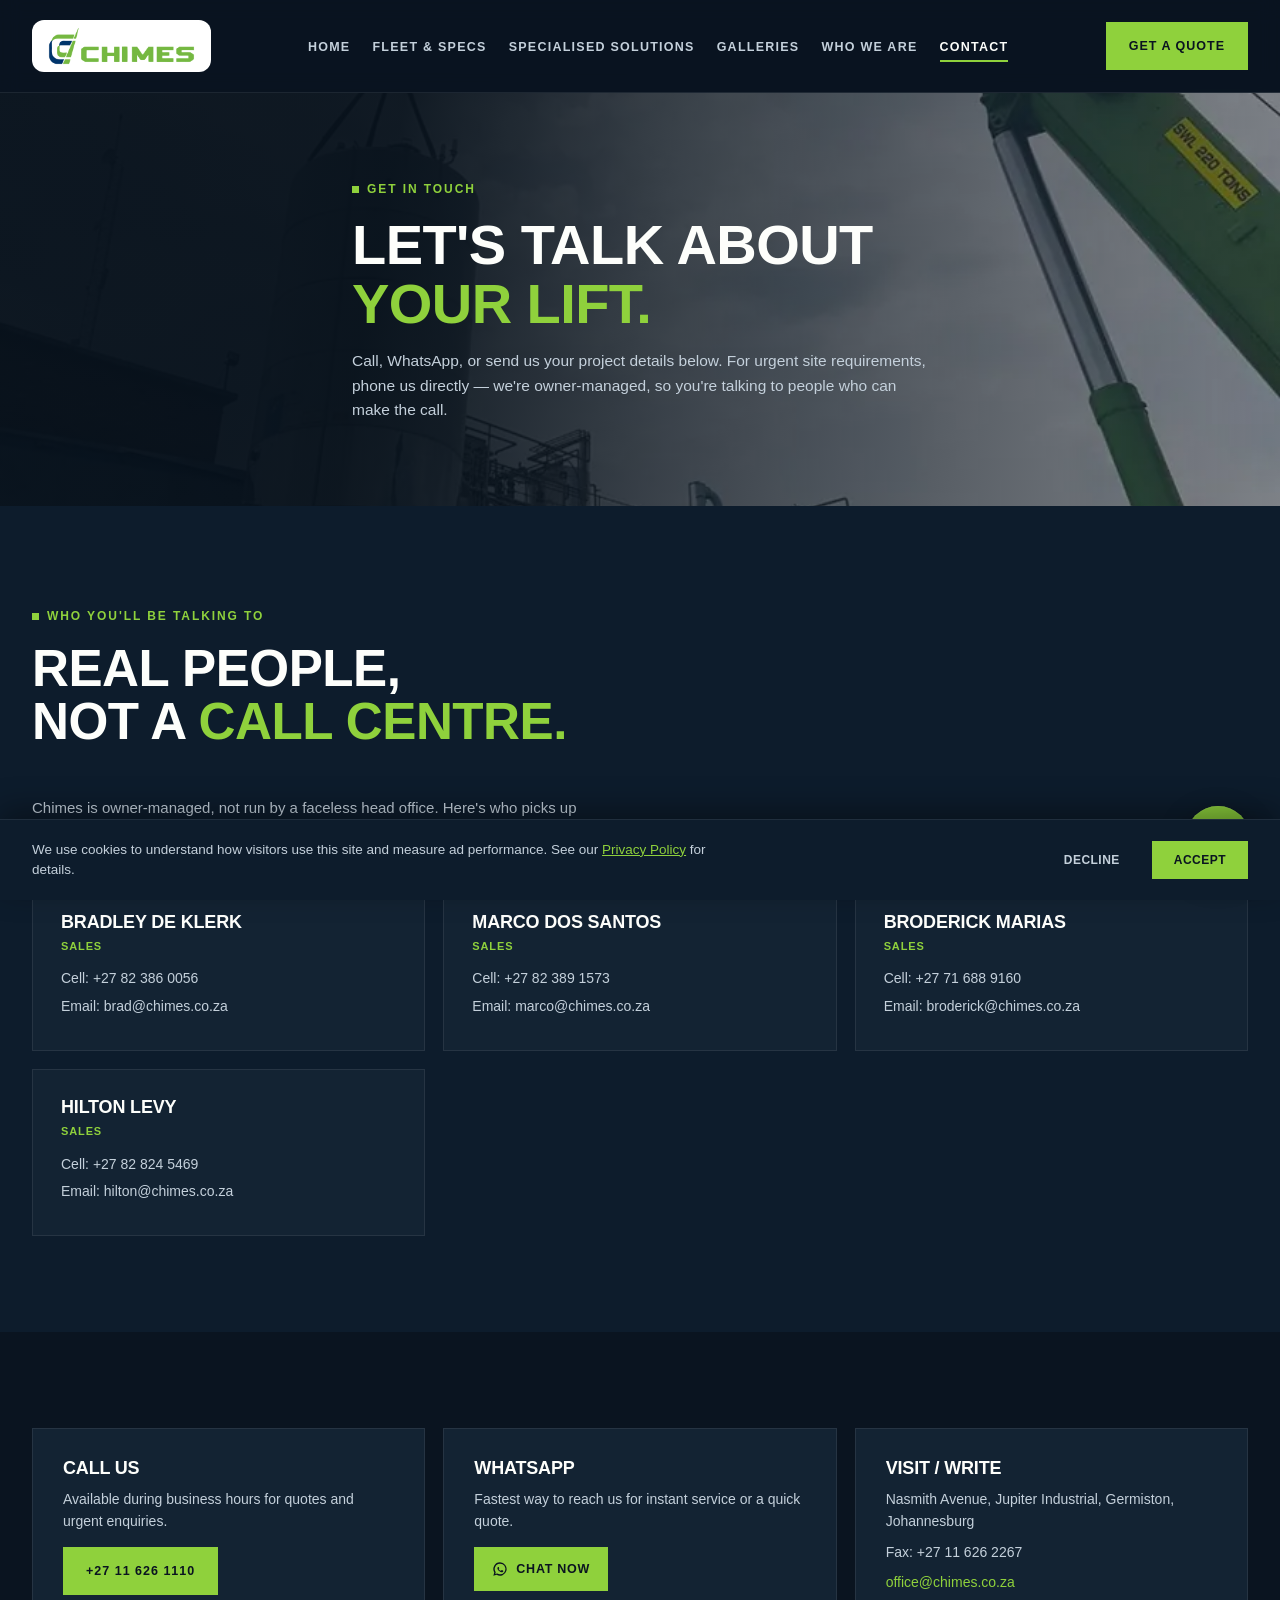
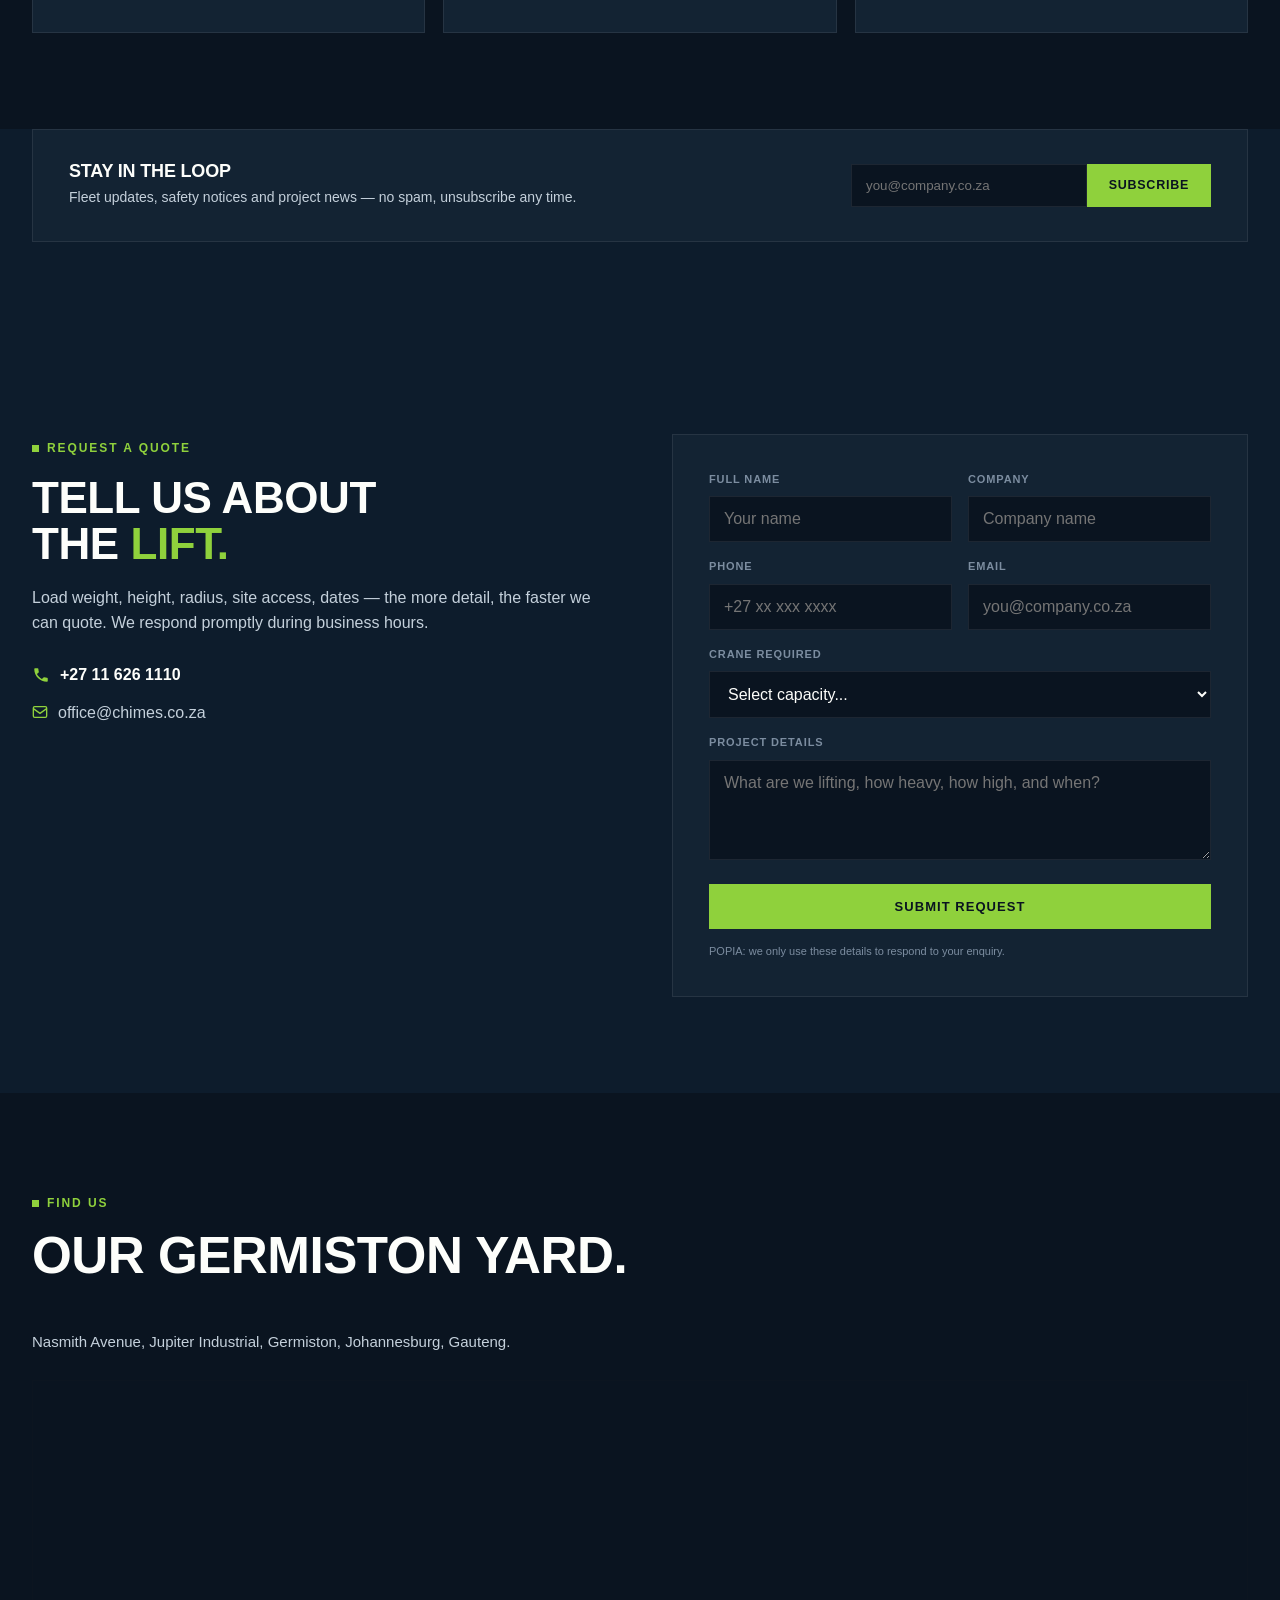
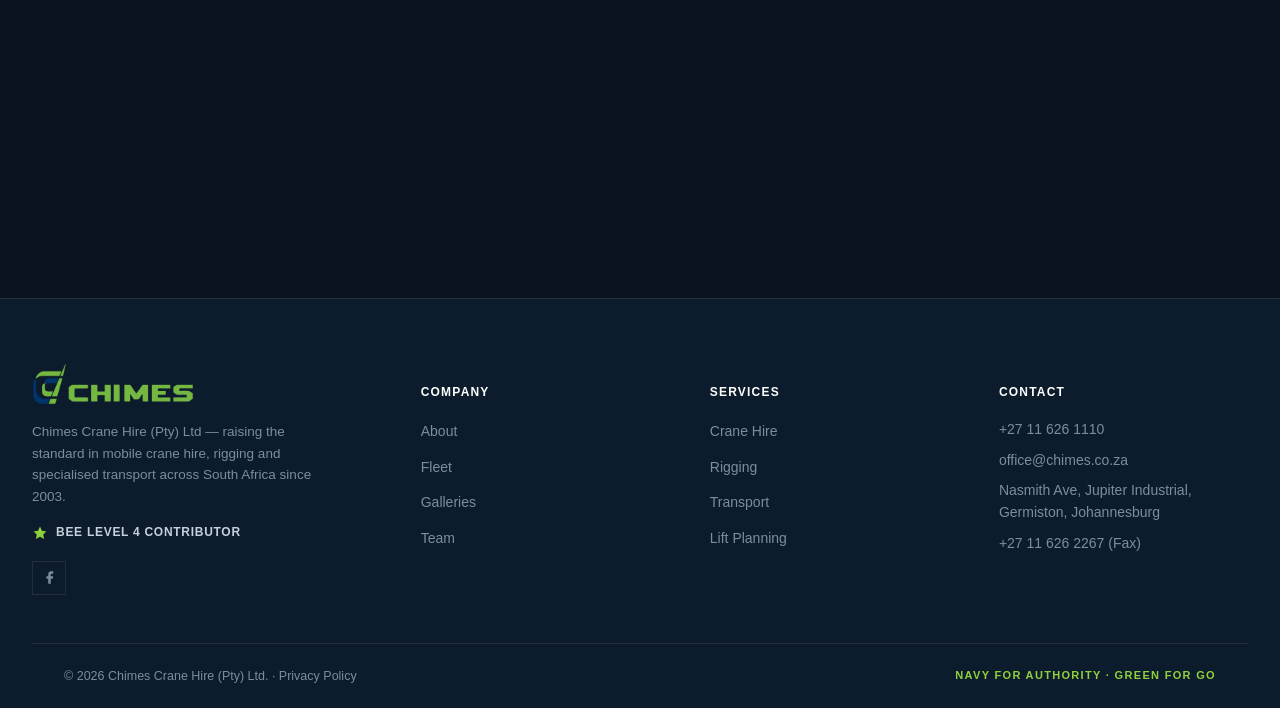
<file: contact.html>
<!DOCTYPE html>
<html lang="en">
<head>
  <meta charset="UTF-8">
  <meta name="viewport" content="width=device-width, initial-scale=1.0">

  <!-- Security headers: see index.html for the full explanation of what's covered here
       vs. what needs setting at the real hosting layer (X-Frame-Options etc). -->
  <meta http-equiv="Content-Security-Policy" content="default-src 'self'; script-src 'self' 'unsafe-inline' https://www.googletagmanager.com; style-src 'self' 'unsafe-inline' https://fonts.googleapis.com; font-src 'self' https://fonts.gstatic.com; img-src 'self' data: https://www.googletagmanager.com https://www.google-analytics.com; frame-src https://www.google.com https://maps.google.com https://www.googletagmanager.com; connect-src 'self' https://www.google-analytics.com https://www.googletagmanager.com https://analytics.google.com; object-src 'none'; base-uri 'self'; form-action 'self';">
  <meta name="referrer" content="strict-origin-when-cross-origin">

  <!-- Google Tag Manager — uncomment with the real container ID when ready to go live.
       See index.html for the full explanation; dataLayer events already fire site-wide. -->
  <!--
  <script>
    (function(w,d,s,l,i){w[l]=w[l]||[];w[l].push({'gtm.start':new Date().getTime(),event:'gtm.js'});
    var f=d.getElementsByTagName(s)[0],j=d.createElement(s),dl=l!='dataLayer'?'&l='+l:'';j.async=true;
    j.src='https://www.googletagmanager.com/gtm.js?id='+i+dl;f.parentNode.insertBefore(j,f);
    })(window,document,'script','dataLayer','GTM-XXXXXXX');
  </script>
  -->

  <title>Contact Us — Chimes Crane Hire</title>
  <meta name="description" content="Contact Chimes Crane Hire in Germiston, Johannesburg. Call, WhatsApp, or request a quote — meet the team behind the lifts.">

  <!-- SEO: temporary mockup URL, see index.html for full explanation. -->
  <meta name="robots" content="noindex, nofollow">
  <link rel="canonical" href="https://zamichaelangelo.github.io/chimes-mockup-4/contact.html">
  <meta property="og:type" content="website">
  <meta property="og:site_name" content="Chimes Crane Hire">
  <meta property="og:title" content="Contact Us — Chimes Crane Hire">
  <meta property="og:description" content="Contact Chimes Crane Hire in Germiston, Johannesburg. Call, WhatsApp, or request a quote — meet the team behind the lifts.">
  <meta property="og:url" content="https://zamichaelangelo.github.io/chimes-mockup-4/contact.html">
  <meta property="og:image" content="https://zamichaelangelo.github.io/chimes-mockup-4/Cinematic%20Images/Chimes%20Team%20%231.jpg">
  <meta name="twitter:card" content="summary_large_image">
  <meta name="twitter:title" content="Contact Us — Chimes Crane Hire">
  <meta name="twitter:description" content="Contact Chimes Crane Hire in Germiston, Johannesburg. Call, WhatsApp, or request a quote — meet the team behind the lifts.">
  <meta name="twitter:image" content="https://zamichaelangelo.github.io/chimes-mockup-4/Cinematic%20Images/Chimes%20Team%20%231.jpg">

  <link rel="preconnect" href="https://fonts.googleapis.com">
  <link rel="preconnect" href="https://fonts.gstatic.com" crossorigin>
  <link href="https://fonts.googleapis.com/css2?family=Archivo:wght@400;500;600;700;800;900&family=Barlow:wght@300;400;500;600;700&display=swap" rel="stylesheet">
  <link rel="icon" type="image/png" sizes="32x32" href="favicon-32.png">
  <link rel="icon" type="image/png" sizes="16x16" href="favicon-16.png">
  <link rel="apple-touch-icon" sizes="180x180" href="favicon-180.png">
  <link rel="stylesheet" href="style.css?v=13">

  <script type="application/ld+json">
  {
    "@context": "https://schema.org",
    "@type": "LocalBusiness",
    "name": "Chimes Crane Hire (Pty) Ltd",
    "image": "https://zamichaelangelo.github.io/chimes-mockup-4/Cinematic%20Images/Chimes%20Team%20%231.jpg",
    "url": "https://chimescranes.co.za",
    "telephone": "+27-11-626-1110",
    "email": "office@chimes.co.za",
    "address": {
      "@type": "PostalAddress",
      "streetAddress": "Nasmith Avenue, Jupiter Industrial",
      "addressLocality": "Germiston",
      "addressRegion": "Gauteng",
      "addressCountry": "ZA"
    },
    "foundingDate": "2003",
    "sameAs": ["https://www.facebook.com/ChimesCraneHire/"],
    "areaServed": "Gauteng, South Africa",
    "priceRange": "$$"
  }
  </script>
</head>
<body>
<!-- Google Tag Manager (noscript) — uncomment with the snippet in <head>.
<noscript><iframe src="https://www.googletagmanager.com/ns.html?id=GTM-XXXXXXX"
height="0" width="0" style="display:none;visibility:hidden"></iframe></noscript>
-->

<div id="pageTrans"></div>

<!-- NAV -->
<header id="hdr">
  <div class="nav-wrap">
    <a href="index.html" class="logo-link"><img src="Logos/Official_Chimes_Extended_Logo.png" alt="Chimes Crane Hire"></a>
    <button class="hbg" id="hbg" aria-label="Menu">
      <svg width="22" height="15" viewBox="0 0 22 15" fill="none"><rect y="0" width="22" height="2.5" rx="1"/><rect y="6" width="22" height="2.5" rx="1"/><rect y="12" width="22" height="2.5" rx="1"/></svg>
    </button>
    <nav class="nav-links" id="nav">
      <div class="nav-item">
        <a href="index.html">Home</a>
        <div class="nav-preview simple">
          <img src="Cinematic%20Images/BARLOW%20pic%20%231.jpg" alt="">
          <div class="np-tag">We Lift. South Africa Builds.</div>
        </div>
      </div>
      <div class="nav-item">
        <a href="fleet.html">Fleet &amp; Specs</a>
        <div class="nav-preview simple">
          <img src="Cinematic%20Images/crane%20LBBD%20%231.jpg" alt="">
          <div class="np-tag">8 To 400 Ton Tadano Fleet, Fully Specced.</div>
        </div>
      </div>
      <div class="nav-item">
        <a href="tailored-solutions.html">Specialised Solutions</a>
        <div class="nav-preview rich">
          <div class="np-grid">
            <a class="np-item" href="tailored-solutions.html#construction"><img src="images/tailored/construction.jpg" alt=""><span>Construction</span></a>
            <a class="np-item" href="tailored-solutions.html#mining"><img src="images/tailored/mining.jpg" alt=""><span>Mining</span></a>
            <a class="np-item" href="tailored-solutions.html#petrochemical"><img src="images/tailored/petrochemical.webp" alt=""><span>Petrochemical</span></a>
            <a class="np-item" href="tailored-solutions.html#telecoms"><img src="images/tailored/telecoms.jpg" alt=""><span>Telecoms</span></a>
            <a class="np-item" href="tailored-solutions.html#renewables"><img src="images/tailored/renewables.jpg" alt=""><span>Renewables</span></a>
            <a class="np-item" href="tailored-solutions.html#industrial"><img src="images/tailored/industrial.webp" alt=""><span>General Industrial</span></a>
          </div>
        </div>
      </div>
      <div class="nav-item">
        <a href="galleries.html">Galleries</a>
        <div class="nav-preview simple">
          <img src="images/gallery/onsite-lbbd3.jpg" alt="">
          <div class="np-tag">See The Fleet On Site.</div>
        </div>
      </div>
      <div class="nav-item">
        <a href="index.html#about">Who We Are</a>
        <div class="nav-preview simple">
          <img src="images/the_team.webp" alt="">
          <div class="np-tag">Owner-Managed. Hands-On Since 2003.</div>
        </div>
      </div>
      <div class="nav-item">
        <a href="contact.html" class="active">Contact</a>
        <div class="nav-preview simple">
          <img src="images/office1.webp" alt="">
          <div class="np-tag">Call, WhatsApp, Or Request A Quote.</div>
        </div>
      </div>
    </nav>
    <div class="nav-ctas">
      <a href="tel:+27116261110" class="btn-out">+27 11 626 1110</a>
      <a href="contact.html#quote" class="btn-fill">Get a Quote</a>
    </div>
  </div>
</header>

<!-- PAGE HERO -->
<section class="page-hero-v4" style="background-image:url('images/silo-tanks-1.webp');">
  <div class="page-hero-v4-cnt">
    <span class="eyebrow">Get In Touch</span>
    <h1>Let's Talk About <span class="hl">Your Lift.</span></h1>
    <p>Call, WhatsApp, or send us your project details below. For urgent site requirements, phone us directly — we're owner-managed, so you're talking to people who can make the call.</p>
  </div>
</section>

<!-- TEAM -->
<section class="sec alt" id="team">
  <div class="sec-inner">
    <div class="cap-hd fu">
      <span class="eyebrow">Who You'll Be Talking To</span>
      <h2>Real People,<br>Not A <span class="hl">Call Centre.</span></h2>
    </div>
    <p style="font-size:15px; color:var(--text); margin-bottom:40px; max-width:560px;">Chimes is owner-managed, not run by a faceless head office. Here's who picks up the phone when you call.</p>

    <div class="team-grid fu">
      <div class="team-card">
        <h4>Bradley de Klerk</h4>
        <div class="team-role">Sales</div>
        <p>Cell: <a href="tel:+27823860056">+27 82 386 0056</a></p>
        <p>Email: <a href="mailto:brad@chimes.co.za">brad@chimes.co.za</a></p>
      </div>
      <div class="team-card">
        <h4>Marco Dos Santos</h4>
        <div class="team-role">Sales</div>
        <p>Cell: <a href="tel:+27823891573">+27 82 389 1573</a></p>
        <p>Email: <a href="mailto:marco@chimes.co.za">marco@chimes.co.za</a></p>
      </div>
      <div class="team-card">
        <h4>Broderick Marias</h4>
        <div class="team-role">Sales</div>
        <p>Cell: <a href="tel:+27716889160">+27 71 688 9160</a></p>
        <p>Email: <a href="mailto:broderick@chimes.co.za">broderick@chimes.co.za</a></p>
      </div>
      <div class="team-card">
        <h4>Hilton Levy</h4>
        <div class="team-role">Sales</div>
        <p>Cell: <a href="tel:+27828245469">+27 82 824 5469</a></p>
        <p>Email: <a href="mailto:hilton@chimes.co.za">hilton@chimes.co.za</a></p>
      </div>
    </div>
  </div>
</section>

<!-- QUICK CONTACT -->
<section class="sec">
  <div class="sec-inner">
    <div class="quick-grid fu">
      <div class="qc-card">
        <h3>Call Us</h3>
        <p style="margin-bottom:14px;">Available during business hours for quotes and urgent enquiries.</p>
        <a href="tel:+27116261110" class="btn-fill" style="display:inline-block;">+27 11 626 1110</a>
      </div>
      <div class="qc-card">
        <h3>WhatsApp</h3>
        <p style="margin-bottom:14px;">Fastest way to reach us for instant service or a quick quote.</p>
        <a href="https://wa.me/27823891573" target="_blank" rel="noopener noreferrer" class="wa-cta">
          <svg width="16" height="16" viewBox="0 0 24 24" fill="#0a1420"><path d="M12 2a10 10 0 0 0-8.6 15.1L2 22l5-1.3A10 10 0 1 0 12 2zm0 18a8 8 0 0 1-4.1-1.1l-.3-.2-2.8.7.8-2.7-.2-.3A8 8 0 1 1 12 20zm4.4-5.6c-.2-.1-1.4-.7-1.6-.8-.2-.1-.4-.1-.5.1l-.7.9c-.1.2-.3.2-.5.1-1.7-.7-2.8-2.4-2.9-2.5-.1-.2 0-.3.1-.4l.5-.6c.1-.2.1-.3 0-.5l-.6-1.4c-.1-.3-.3-.3-.5-.3h-.4c-.2 0-.4.1-.5.3-.2.2-.7.7-.7 1.7s.7 2 .8 2.1c.1.2 1.6 2.4 3.9 3.3 1.9.7 2.3.6 2.6.5.4-.1 1.2-.5 1.4-1 .2-.5.2-.9.1-1z"/></svg>
          Chat Now
        </a>
      </div>
      <div class="qc-card">
        <h3>Visit / Write</h3>
        <p>Nasmith Avenue, Jupiter Industrial, Germiston, Johannesburg</p>
        <p>Fax: +27 11 626 2267</p>
        <p><a href="mailto:office@chimes.co.za" class="hl">office@chimes.co.za</a></p>
      </div>
    </div>
  </div>
</section>

<!-- SIGNUP -->
<section class="sec alt" style="padding-top:0;">
  <div class="sec-inner">
    <div class="signup-band fu">
      <div>
        <h3>Stay In The Loop</h3>
        <p>Fleet updates, safety notices and project news — no spam, unsubscribe any time.</p>
      </div>
      <form class="signup-form" onsubmit="handleSignup(event)">
        <input type="email" placeholder="you@company.co.za" required aria-label="Email address">
        <button type="submit">Subscribe</button>
      </form>
    </div>
  </div>
</section>

<!-- QUOTE FORM -->
<section class="cta-v4" id="quote" style="text-align:left; padding:96px 0;">
  <div class="sec-inner quote-grid">
    <div class="fu">
      <span class="eyebrow">Request A Quote</span>
      <h2 style="font-size:clamp(28px,3.6vw,44px); margin:16px 0 18px;">Tell Us About<br>The <span class="hl">Lift.</span></h2>
      <p style="color:var(--text); margin-bottom:26px;">Load weight, height, radius, site access, dates — the more detail, the faster we can quote. We respond promptly during business hours.</p>
      <div style="display:flex; flex-direction:column; gap:12px;">
        <a href="tel:+27116261110" style="display:flex; align-items:center; gap:10px; color:var(--white); font-family:var(--ff-head); font-weight:800;">
          <svg width="18" height="18" viewBox="0 0 24 24" fill="var(--green)"><path d="M6.6 10.8c1.4 2.8 3.8 5.1 6.6 6.6l2.2-2.2c.3-.3.7-.4 1-.2 1.1.4 2.3.6 3.6.6.6 0 1 .4 1 1V20c0 .6-.4 1-1 1C10.6 21 3 13.4 3 4c0-.6.4-1 1-1h3.5c.6 0 1 .4 1 1 0 1.2.2 2.4.6 3.6.1.3 0 .7-.2 1l-2.3 2.2z"/></svg>
          +27 11 626 1110
        </a>
        <a href="mailto:office@chimes.co.za" style="display:flex; align-items:center; gap:10px; color:var(--text);">
          <svg width="16" height="16" viewBox="0 0 24 24" fill="none" stroke="var(--green)" stroke-width="2"><rect x="2" y="4" width="20" height="16" rx="2"/><path d="M2 7l10 7 10-7"/></svg>
          office@chimes.co.za
        </a>
      </div>
    </div>
    <form class="form fu" onsubmit="handleForm(event)">
      <div class="f-row">
        <div class="f-field"><label for="qnm">Full Name</label><input type="text" id="qnm" name="name" placeholder="Your name" required></div>
        <div class="f-field"><label for="qco">Company</label><input type="text" id="qco" name="company" placeholder="Company name"></div>
      </div>
      <div class="f-row">
        <div class="f-field"><label for="qph">Phone</label><input type="tel" id="qph" name="phone" placeholder="+27 xx xxx xxxx" required></div>
        <div class="f-field"><label for="qem">Email</label><input type="email" id="qem" name="email" placeholder="you@company.co.za" required></div>
      </div>
      <div class="f-field">
        <label for="qcr">Crane Required</label>
        <select id="qcr" name="crane">
          <option value="">Select capacity...</option>
          <option>8&ndash;15 Ton Truck Mount</option>
          <option>40 Ton All Terrain</option>
          <option>30 Ton Truck Mount</option>
          <option>55 Ton All Terrain</option>
          <option>90 Ton All Terrain</option>
          <option>110 Ton All Terrain</option>
          <option>220 Ton All Terrain</option>
          <option>400 Ton All Terrain</option>
          <option>Not sure &ndash; please advise</option>
        </select>
      </div>
      <div class="f-field"><label for="qmsg">Project Details</label><textarea id="qmsg" name="message" placeholder="What are we lifting, how heavy, how high, and when?"></textarea></div>
      <button type="submit" class="btn-sub" id="sub-btn">Submit Request</button>
      <p style="font-size:11px; color:var(--muted); margin-top:14px;">POPIA: we only use these details to respond to your enquiry.</p>
    </form>
  </div>
</section>

<!-- MAP -->
<section class="sec">
  <div class="sec-inner">
    <div class="cap-hd fu">
      <span class="eyebrow">Find Us</span>
      <h2>Our Germiston Yard.</h2>
    </div>
    <p style="font-size:15px; color:var(--text); margin-bottom:26px;">Nasmith Avenue, Jupiter Industrial, Germiston, Johannesburg, Gauteng.</p>
    <div class="map-wrap fu">
      <iframe src="https://maps.google.com/maps?q=Nasmith+Avenue,+Jupiter,+Germiston,+South+Africa&z=14&output=embed" allowfullscreen loading="lazy" title="Chimes Crane Hire location map"></iframe>
    </div>
  </div>
</section>

<!-- FOOTER -->
<footer>
  <div class="sec-inner">
    <div class="ft-top">
      <div class="ft-brand">
        <img src="Logos/Official_Chimes_Extended_Logo.png" alt="Chimes Crane Hire">
        <p>Chimes Crane Hire (Pty) Ltd — raising the standard in mobile crane hire, rigging and specialised transport across South Africa since 2003.</p>
        <!-- PLACEHOLDER: pending confirmed BEE certificate — verify level + expiry before launch. -->
        <div class="bee bee-ft">
          <svg width="16" height="16" viewBox="0 0 20 20" fill="var(--green)"><path d="M10 2L12.4 7.2L18 8L14 11.8L15.1 17.4L10 14.7L4.9 17.4L6 11.8L2 8L7.6 7.2Z"/></svg>
          <span>BEE Level 4 Contributor</span>
        </div>
        <a href="https://www.facebook.com/ChimesCraneHire/" target="_blank" rel="noopener noreferrer" aria-label="Facebook" class="ft-social">
          <svg width="15" height="15" viewBox="0 0 24 24" fill="currentColor"><path d="M18 2h-3a5 5 0 00-5 5v3H7v4h3v8h4v-8h3l1-4h-4V7a1 1 0 011-1h3z"/></svg>
        </a>
      </div>
      <div class="ft-col">
        <h5>Company</h5>
        <ul>
          <li><a href="index.html#about">About</a></li>
          <li><a href="fleet.html">Fleet</a></li>
          <li><a href="galleries.html">Galleries</a></li>
          <li><a href="contact.html#team">Team</a></li>
        </ul>
      </div>
      <div class="ft-col">
        <h5>Services</h5>
        <ul>
          <li><a href="index.html#services">Crane Hire</a></li>
          <li><a href="index.html#services">Rigging</a></li>
          <li><a href="index.html#services">Transport</a></li>
          <li><a href="index.html#services">Lift Planning</a></li>
        </ul>
      </div>
      <div class="ft-col">
        <h5>Contact</h5>
        <p style="font-size:14px; color:var(--muted); margin-bottom:8px;">+27 11 626 1110</p>
        <p style="font-size:14px; margin-bottom:8px;"><a href="mailto:office@chimes.co.za">office@chimes.co.za</a></p>
        <p style="font-size:14px; color:var(--muted); margin-bottom:8px;">Nasmith Ave, Jupiter Industrial,<br>Germiston, Johannesburg</p>
        <p style="font-size:14px; color:var(--muted);">+27 11 626 2267 (Fax)</p>
      </div>
    </div>
    <div class="ft-bot">
      <p>&copy; 2026 Chimes Crane Hire (Pty) Ltd. &middot; <a href="privacy.html" class="ft-bot-link">Privacy Policy</a></p>
      <span class="ft-tag">Navy For Authority &middot; Green For Go</span>
    </div>
  </div>
</footer>

<div class="cookie-banner" id="cookieBanner">
  <p>We use cookies to understand how visitors use this site and measure ad performance. See our <a href="privacy.html">Privacy Policy</a> for details.</p>
  <div class="cookie-banner-btns">
    <button class="cb-decline" id="cbDecline" type="button">Decline</button>
    <button class="cb-accept" id="cbAccept" type="button">Accept</button>
  </div>
</div>

<a href="https://wa.me/27823891573" class="wa-fab" target="_blank" rel="noopener noreferrer" aria-label="Chat on WhatsApp">
  <span class="wa-pulse"></span>
  <svg viewBox="0 0 24 24" fill="#0a1420"><path d="M12 2a10 10 0 0 0-8.6 15.1L2 22l5-1.3A10 10 0 1 0 12 2zm0 18a8 8 0 0 1-4.1-1.1l-.3-.2-2.8.7.8-2.7-.2-.3A8 8 0 1 1 12 20zm4.4-5.6c-.2-.1-1.4-.7-1.6-.8-.2-.1-.4-.1-.5.1l-.7.9c-.1.2-.3.2-.5.1-1.7-.7-2.8-2.4-2.9-2.5-.1-.2 0-.3.1-.4l.5-.6c.1-.2.1-.3 0-.5l-.6-1.4c-.1-.3-.3-.3-.5-.3h-.4c-.2 0-.4.1-.5.3-.2.2-.7.7-.7 1.7s.7 2 .8 2.1c.1.2 1.6 2.4 3.9 3.3 1.9.7 2.3.6 2.6.5.4-.1 1.2-.5 1.4-1 .2-.5.2-.9.1-1z"/></svg>
  <span class="wa-label">Chat On WhatsApp</span>
</a>

<script src="script.js?v=5"></script>
</body>
</html>
</file>
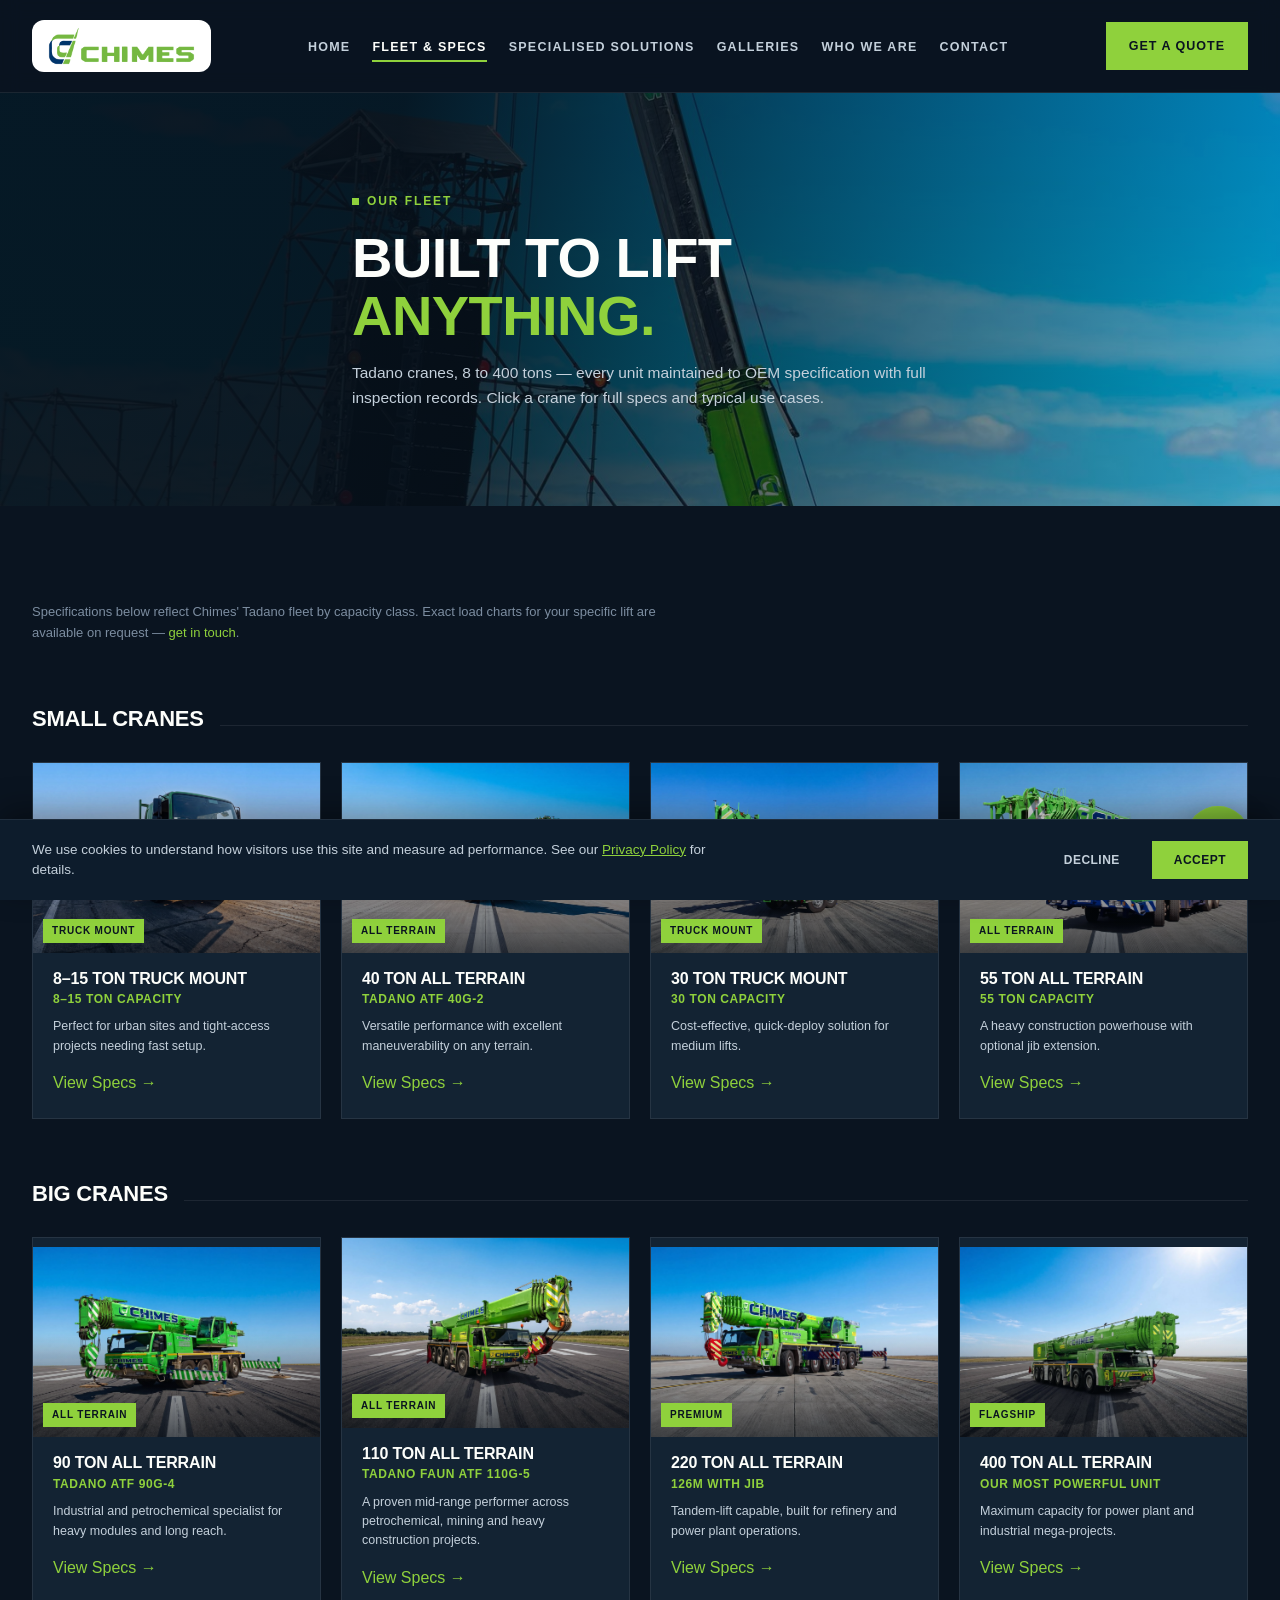
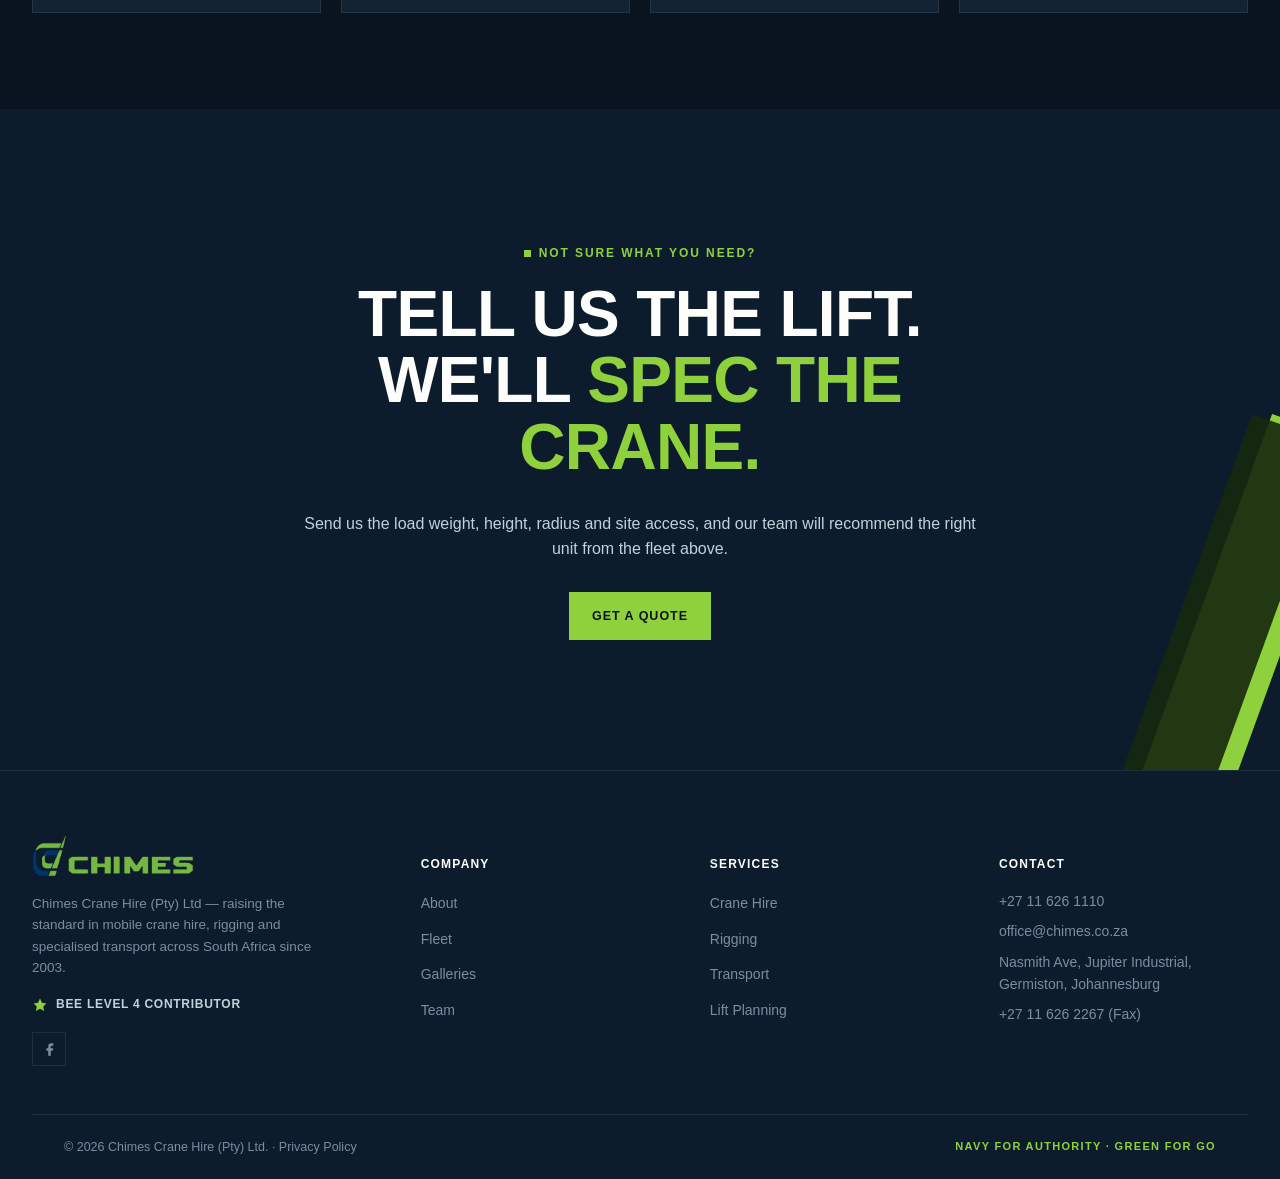
<file: fleet.html>
<!DOCTYPE html>
<html lang="en">
<head>
  <meta charset="UTF-8">
  <meta name="viewport" content="width=device-width, initial-scale=1.0">

  <!-- Security headers: see index.html for the full explanation of what's covered here
       vs. what needs setting at the real hosting layer (X-Frame-Options etc). -->
  <meta http-equiv="Content-Security-Policy" content="default-src 'self'; script-src 'self' 'unsafe-inline' https://www.googletagmanager.com; style-src 'self' 'unsafe-inline' https://fonts.googleapis.com; font-src 'self' https://fonts.gstatic.com; img-src 'self' data: https://www.googletagmanager.com https://www.google-analytics.com; frame-src https://www.google.com https://maps.google.com https://www.googletagmanager.com; connect-src 'self' https://www.google-analytics.com https://www.googletagmanager.com https://analytics.google.com; object-src 'none'; base-uri 'self'; form-action 'self';">
  <meta name="referrer" content="strict-origin-when-cross-origin">

  <!-- Google Tag Manager — uncomment with the real container ID when ready to go live.
       See index.html for the full explanation; dataLayer events already fire site-wide. -->
  <!--
  <script>
    (function(w,d,s,l,i){w[l]=w[l]||[];w[l].push({'gtm.start':new Date().getTime(),event:'gtm.js'});
    var f=d.getElementsByTagName(s)[0],j=d.createElement(s),dl=l!='dataLayer'?'&l='+l:'';j.async=true;
    j.src='https://www.googletagmanager.com/gtm.js?id='+i+dl;f.parentNode.insertBefore(j,f);
    })(window,document,'script','dataLayer','GTM-XXXXXXX');
  </script>
  -->

  <title>Our Fleet &amp; Specifications — Chimes Crane Hire</title>
  <meta name="description" content="Chimes Crane Hire's Tadano fleet, 8 to 400 tons. Click any crane for full specifications and typical use cases.">

  <!-- SEO: temporary mockup URL, see index.html for full explanation. -->
  <meta name="robots" content="noindex, nofollow">
  <link rel="canonical" href="https://zamichaelangelo.github.io/chimes-mockup-4/fleet.html">
  <meta property="og:type" content="website">
  <meta property="og:site_name" content="Chimes Crane Hire">
  <meta property="og:title" content="Our Fleet &amp; Specifications — Chimes Crane Hire">
  <meta property="og:description" content="Chimes Crane Hire's Tadano fleet, 8 to 400 tons. Click any crane for full specifications and typical use cases.">
  <meta property="og:url" content="https://zamichaelangelo.github.io/chimes-mockup-4/fleet.html">
  <meta property="og:image" content="https://zamichaelangelo.github.io/chimes-mockup-4/Cinematic%20Images/crane%20LBBD%20%231.jpg">
  <meta name="twitter:card" content="summary_large_image">
  <meta name="twitter:title" content="Our Fleet &amp; Specifications — Chimes Crane Hire">
  <meta name="twitter:description" content="Chimes Crane Hire's Tadano fleet, 8 to 400 tons. Click any crane for full specifications and typical use cases.">
  <meta name="twitter:image" content="https://zamichaelangelo.github.io/chimes-mockup-4/Cinematic%20Images/crane%20LBBD%20%231.jpg">

  <link rel="preconnect" href="https://fonts.googleapis.com">
  <link rel="preconnect" href="https://fonts.gstatic.com" crossorigin>
  <link href="https://fonts.googleapis.com/css2?family=Archivo:wght@400;500;600;700;800;900&family=Barlow:wght@300;400;500;600;700&display=swap" rel="stylesheet">
  <link rel="icon" type="image/png" sizes="32x32" href="favicon-32.png">
  <link rel="icon" type="image/png" sizes="16x16" href="favicon-16.png">
  <link rel="apple-touch-icon" sizes="180x180" href="favicon-180.png">
  <link rel="stylesheet" href="style.css?v=13">

  <script type="application/ld+json">
  {
    "@context": "https://schema.org",
    "@type": "LocalBusiness",
    "name": "Chimes Crane Hire (Pty) Ltd",
    "image": "https://zamichaelangelo.github.io/chimes-mockup-4/Cinematic%20Images/crane%20LBBD%20%231.jpg",
    "url": "https://chimescranes.co.za",
    "telephone": "+27-11-626-1110",
    "email": "office@chimes.co.za",
    "address": {
      "@type": "PostalAddress",
      "streetAddress": "Nasmith Avenue, Jupiter Industrial",
      "addressLocality": "Germiston",
      "addressRegion": "Gauteng",
      "addressCountry": "ZA"
    },
    "foundingDate": "2003",
    "sameAs": ["https://www.facebook.com/ChimesCraneHire/"],
    "areaServed": "Gauteng, South Africa",
    "priceRange": "$$"
  }
  </script>
</head>
<body>
<!-- Google Tag Manager (noscript) — uncomment with the snippet in <head>.
<noscript><iframe src="https://www.googletagmanager.com/ns.html?id=GTM-XXXXXXX"
height="0" width="0" style="display:none;visibility:hidden"></iframe></noscript>
-->

<div id="pageTrans"></div>

<!-- NAV -->
<header id="hdr">
  <div class="nav-wrap">
    <a href="index.html" class="logo-link"><img src="Logos/Official_Chimes_Extended_Logo.png" alt="Chimes Crane Hire"></a>
    <button class="hbg" id="hbg" aria-label="Menu">
      <svg width="22" height="15" viewBox="0 0 22 15" fill="none"><rect y="0" width="22" height="2.5" rx="1"/><rect y="6" width="22" height="2.5" rx="1"/><rect y="12" width="22" height="2.5" rx="1"/></svg>
    </button>
    <nav class="nav-links" id="nav">
      <div class="nav-item">
        <a href="index.html">Home</a>
        <div class="nav-preview simple">
          <img src="Cinematic%20Images/BARLOW%20pic%20%231.jpg" alt="">
          <div class="np-tag">We Lift. South Africa Builds.</div>
        </div>
      </div>
      <div class="nav-item">
        <a href="fleet.html" class="active">Fleet &amp; Specs</a>
        <div class="nav-preview simple">
          <img src="Cinematic%20Images/crane%20LBBD%20%231.jpg" alt="">
          <div class="np-tag">8 To 400 Ton Tadano Fleet, Fully Specced.</div>
        </div>
      </div>
      <div class="nav-item">
        <a href="tailored-solutions.html">Specialised Solutions</a>
        <div class="nav-preview rich">
          <div class="np-grid">
            <a class="np-item" href="tailored-solutions.html#construction"><img src="images/tailored/construction.jpg" alt=""><span>Construction</span></a>
            <a class="np-item" href="tailored-solutions.html#mining"><img src="images/tailored/mining.jpg" alt=""><span>Mining</span></a>
            <a class="np-item" href="tailored-solutions.html#petrochemical"><img src="images/tailored/petrochemical.webp" alt=""><span>Petrochemical</span></a>
            <a class="np-item" href="tailored-solutions.html#telecoms"><img src="images/tailored/telecoms.jpg" alt=""><span>Telecoms</span></a>
            <a class="np-item" href="tailored-solutions.html#renewables"><img src="images/tailored/renewables.jpg" alt=""><span>Renewables</span></a>
            <a class="np-item" href="tailored-solutions.html#industrial"><img src="images/tailored/industrial.webp" alt=""><span>General Industrial</span></a>
          </div>
        </div>
      </div>
      <div class="nav-item">
        <a href="galleries.html">Galleries</a>
        <div class="nav-preview simple">
          <img src="images/gallery/onsite-lbbd3.jpg" alt="">
          <div class="np-tag">See The Fleet On Site.</div>
        </div>
      </div>
      <div class="nav-item">
        <a href="index.html#about">Who We Are</a>
        <div class="nav-preview simple">
          <img src="images/the_team.webp" alt="">
          <div class="np-tag">Owner-Managed. Hands-On Since 2003.</div>
        </div>
      </div>
      <div class="nav-item">
        <a href="contact.html">Contact</a>
        <div class="nav-preview simple">
          <img src="images/office1.webp" alt="">
          <div class="np-tag">Call, WhatsApp, Or Request A Quote.</div>
        </div>
      </div>
    </nav>
    <div class="nav-ctas">
      <a href="tel:+27116261110" class="btn-out">+27 11 626 1110</a>
      <a href="contact.html#quote" class="btn-fill">Get a Quote</a>
    </div>
  </div>
</header>

<!-- PAGE HERO -->
<section class="page-hero-v4" style="background-image:url('Cinematic%20Images/crane%20LBBD%20%231.jpg');">
  <div class="page-hero-v4-cnt">
    <span class="eyebrow">Our Fleet</span>
    <h1>Built To Lift <span class="hl">Anything.</span></h1>
    <p>Tadano cranes, 8 to 400 tons — every unit maintained to OEM specification with full inspection records. Click a crane for full specs and typical use cases.</p>
  </div>
</section>

<!-- SMALL CRANES -->
<section class="sec">
  <div class="sec-inner">
    <p style="font-size:13px; color:var(--muted); max-width:640px; margin-bottom:32px;">Specifications below reflect Chimes' Tadano fleet by capacity class. Exact load charts for your specific lift are available on request — <a href="contact.html#quote" class="hl">get in touch</a>.</p>

    <div class="fleet-group-hd fu"><h3>Small Cranes</h3><hr></div>
    <div class="fleet-grid fu">

      <button class="fl-card" onclick="openModal('m-truck-815')">
        <div class="fl-img"><img src="images/fleet/chimes-8-15t-truck.jpg" alt="8-15 Ton Truck Mount"><span class="fl-tag">Truck Mount</span></div>
        <div class="fl-body"><h3>8&ndash;15 Ton Truck Mount</h3><div class="fl-cap">8&ndash;15 Ton Capacity</div><p>Perfect for urban sites and tight-access projects needing fast setup.</p><span class="hl">View Specs <span class="arrow">&rarr;</span></span></div>
      </button>

      <button class="fl-card" onclick="openModal('m-at-40')">
        <div class="fl-img"><img src="images/fleet/chimes-40t.jpg" alt="40 Ton All Terrain"><span class="fl-tag">All Terrain</span></div>
        <div class="fl-body"><h3>40 Ton All Terrain</h3><div class="fl-cap">Tadano ATF 40G-2</div><p>Versatile performance with excellent maneuverability on any terrain.</p><span class="hl">View Specs <span class="arrow">&rarr;</span></span></div>
      </button>

      <button class="fl-card" onclick="openModal('m-truck-30')">
        <div class="fl-img"><img src="images/fleet/chimes-30t.jpg" alt="30 Ton Truck Mount"><span class="fl-tag">Truck Mount</span></div>
        <div class="fl-body"><h3>30 Ton Truck Mount</h3><div class="fl-cap">30 Ton Capacity</div><p>Cost-effective, quick-deploy solution for medium lifts.</p><span class="hl">View Specs <span class="arrow">&rarr;</span></span></div>
      </button>

      <button class="fl-card" onclick="openModal('m-at-50')">
        <div class="fl-img"><img src="images/fleet/chimes-55t.jpg" alt="55 Ton All Terrain"><span class="fl-tag">All Terrain</span></div>
        <div class="fl-body"><h3>55 Ton All Terrain</h3><div class="fl-cap">55 Ton Capacity</div><p>A heavy construction powerhouse with optional jib extension.</p><span class="hl">View Specs <span class="arrow">&rarr;</span></span></div>
      </button>

    </div>

    <div class="fleet-group-hd fu"><h3>Big Cranes</h3><hr></div>
    <div class="fleet-grid fu">

      <button class="fl-card" onclick="openModal('m-at-90')">
        <div class="fl-img"><img src="images/fleet/chimes-90t.jpg" alt="90 Ton All Terrain"><span class="fl-tag">All Terrain</span></div>
        <div class="fl-body"><h3>90 Ton All Terrain</h3><div class="fl-cap">Tadano ATF 90G-4</div><p>Industrial and petrochemical specialist for heavy modules and long reach.</p><span class="hl">View Specs <span class="arrow">&rarr;</span></span></div>
      </button>

      <button class="fl-card" onclick="openModal('m-at-110')">
        <div class="fl-img"><img src="images/fleet/chimes-110t.jpg" alt="110 Ton All Terrain"><span class="fl-tag">All Terrain</span></div>
        <div class="fl-body"><h3>110 Ton All Terrain</h3><div class="fl-cap">Tadano Faun ATF 110G-5</div><p>A proven mid-range performer across petrochemical, mining and heavy construction projects.</p><span class="hl">View Specs <span class="arrow">&rarr;</span></span></div>
      </button>

      <button class="fl-card" onclick="openModal('m-at-220')">
        <div class="fl-img"><img src="images/fleet/chimes-220t.jpg" alt="220 Ton All Terrain"><span class="fl-tag">Premium</span></div>
        <div class="fl-body"><h3>220 Ton All Terrain</h3><div class="fl-cap">126m With Jib</div><p>Tandem-lift capable, built for refinery and power plant operations.</p><span class="hl">View Specs <span class="arrow">&rarr;</span></span></div>
      </button>

      <button class="fl-card" onclick="openModal('m-at-400')">
        <div class="fl-img"><img src="images/fleet/chimes-400t.jpg" alt="400 Ton All Terrain"><span class="fl-tag">Flagship</span></div>
        <div class="fl-body"><h3>400 Ton All Terrain</h3><div class="fl-cap">Our Most Powerful Unit</div><p>Maximum capacity for power plant and industrial mega-projects.</p><span class="hl">View Specs <span class="arrow">&rarr;</span></span></div>
      </button>

    </div>
  </div>
</section>

<!-- CTA -->
<section class="cta-v4">
  <div class="stripe-corner"><span></span><span class="s2"></span></div>
  <div class="cta-v4-inner fu">
    <span class="eyebrow">Not Sure What You Need?</span>
    <h2>Tell Us The Lift.<br>We'll <span class="hl">Spec The Crane.</span></h2>
    <p style="color:var(--text); margin-bottom:30px;">Send us the load weight, height, radius and site access, and our team will recommend the right unit from the fleet above.</p>
    <a href="contact.html#quote" class="btn-grn">Get A Quote</a>
  </div>
</section>

<!-- FOOTER -->
<footer>
  <div class="sec-inner">
    <div class="ft-top">
      <div class="ft-brand">
        <img src="Logos/Official_Chimes_Extended_Logo.png" alt="Chimes Crane Hire">
        <p>Chimes Crane Hire (Pty) Ltd — raising the standard in mobile crane hire, rigging and specialised transport across South Africa since 2003.</p>
        <!-- PLACEHOLDER: pending confirmed BEE certificate — verify level + expiry before launch. -->
        <div class="bee bee-ft">
          <svg width="16" height="16" viewBox="0 0 20 20" fill="var(--green)"><path d="M10 2L12.4 7.2L18 8L14 11.8L15.1 17.4L10 14.7L4.9 17.4L6 11.8L2 8L7.6 7.2Z"/></svg>
          <span>BEE Level 4 Contributor</span>
        </div>
        <a href="https://www.facebook.com/ChimesCraneHire/" target="_blank" rel="noopener noreferrer" aria-label="Facebook" class="ft-social">
          <svg width="15" height="15" viewBox="0 0 24 24" fill="currentColor"><path d="M18 2h-3a5 5 0 00-5 5v3H7v4h3v8h4v-8h3l1-4h-4V7a1 1 0 011-1h3z"/></svg>
        </a>
      </div>
      <div class="ft-col">
        <h5>Company</h5>
        <ul>
          <li><a href="index.html#about">About</a></li>
          <li><a href="fleet.html">Fleet</a></li>
          <li><a href="galleries.html">Galleries</a></li>
          <li><a href="contact.html#team">Team</a></li>
        </ul>
      </div>
      <div class="ft-col">
        <h5>Services</h5>
        <ul>
          <li><a href="index.html#services">Crane Hire</a></li>
          <li><a href="index.html#services">Rigging</a></li>
          <li><a href="index.html#services">Transport</a></li>
          <li><a href="index.html#services">Lift Planning</a></li>
        </ul>
      </div>
      <div class="ft-col">
        <h5>Contact</h5>
        <p style="font-size:14px; color:var(--muted); margin-bottom:8px;">+27 11 626 1110</p>
        <p style="font-size:14px; margin-bottom:8px;"><a href="mailto:office@chimes.co.za">office@chimes.co.za</a></p>
        <p style="font-size:14px; color:var(--muted); margin-bottom:8px;">Nasmith Ave, Jupiter Industrial,<br>Germiston, Johannesburg</p>
        <p style="font-size:14px; color:var(--muted);">+27 11 626 2267 (Fax)</p>
      </div>
    </div>
    <div class="ft-bot">
      <p>&copy; 2026 Chimes Crane Hire (Pty) Ltd. &middot; <a href="privacy.html" class="ft-bot-link">Privacy Policy</a></p>
      <span class="ft-tag">Navy For Authority &middot; Green For Go</span>
    </div>
  </div>
</footer>

<div class="cookie-banner" id="cookieBanner">
  <p>We use cookies to understand how visitors use this site and measure ad performance. See our <a href="privacy.html">Privacy Policy</a> for details.</p>
  <div class="cookie-banner-btns">
    <button class="cb-decline" id="cbDecline" type="button">Decline</button>
    <button class="cb-accept" id="cbAccept" type="button">Accept</button>
  </div>
</div>

<a href="https://wa.me/27823891573" class="wa-fab" target="_blank" rel="noopener noreferrer" aria-label="Chat on WhatsApp">
  <span class="wa-pulse"></span>
  <svg viewBox="0 0 24 24" fill="#0a1420"><path d="M12 2a10 10 0 0 0-8.6 15.1L2 22l5-1.3A10 10 0 1 0 12 2zm0 18a8 8 0 0 1-4.1-1.1l-.3-.2-2.8.7.8-2.7-.2-.3A8 8 0 1 1 12 20zm4.4-5.6c-.2-.1-1.4-.7-1.6-.8-.2-.1-.4-.1-.5.1l-.7.9c-.1.2-.3.2-.5.1-1.7-.7-2.8-2.4-2.9-2.5-.1-.2 0-.3.1-.4l.5-.6c.1-.2.1-.3 0-.5l-.6-1.4c-.1-.3-.3-.3-.5-.3h-.4c-.2 0-.4.1-.5.3-.2.2-.7.7-.7 1.7s.7 2 .8 2.1c.1.2 1.6 2.4 3.9 3.3 1.9.7 2.3.6 2.6.5.4-.1 1.2-.5 1.4-1 .2-.5.2-.9.1-1z"/></svg>
  <span class="wa-label">Chat On WhatsApp</span>
</a>

<!-- ===== MODALS ===== -->

<div class="modal-backdrop" id="m-truck-815">
  <div class="modal-card">
    <div class="modal-img" style="background-image:url('images/fleet/chimes-8-15t-truck.jpg');"><span class="modal-tag">Truck Mount</span><button class="modal-close" onclick="closeModal('m-truck-815')" aria-label="Close">&times;</button></div>
    <div class="modal-body">
      <h3>8&ndash;15 Ton Truck Mount</h3>
      <div class="modal-cap">Tadano TM Series</div>
      <p class="modal-desc">Our smallest and most agile units, mounted on a standard truck chassis for fast road travel between sites. Ideal where access is tight and setup time matters.</p>
      <table class="spec-table">
        <tr><td>Capacity</td><td>8&ndash;15 Tons</td></tr>
        <tr><td>Max Boom Length</td><td>~21m</td></tr>
        <tr><td>Max Working Radius</td><td>10&ndash;15m</td></tr>
        <tr><td>Boom Elevation</td><td>0&deg; &ndash; 78&deg;</td></tr>
        <tr><td>Max Hook Block</td><td>15 Tons</td></tr>
        <tr><td>Slewing</td><td>360&deg; Continuous</td></tr>
        <tr><td>Type</td><td>Truck-Mounted</td></tr>
        <tr><td>Travel Speed</td><td>Highway-capable</td></tr>
      </table>
      <div class="use-cases"><span>Urban Sites</span><span>HVAC Installs</span><span>Quick Setup</span><span>Tight Access</span></div>
      <a href="contact.html#quote" class="btn-grn">Check Availability</a>
    </div>
  </div>
</div>

<div class="modal-backdrop" id="m-at-40">
  <div class="modal-card">
    <div class="modal-img" style="background-image:url('images/fleet/chimes-40t.jpg');"><span class="modal-tag">All Terrain</span><button class="modal-close" onclick="closeModal('m-at-40')" aria-label="Close">&times;</button></div>
    <div class="modal-body">
      <h3>40 Ton All Terrain</h3>
      <div class="modal-cap">Tadano ATF 40G-2 &middot; Verified Spec</div>
      <p class="modal-desc">A compact 2-axle all-terrain crane with independent suspension for excellent maneuverability, equally at home on construction sites and rough terrain.</p>
      <table class="spec-table">
        <tr><td>Capacity</td><td>40 Tons</td></tr>
        <tr><td>Max Boom Length</td><td>35.2m</td></tr>
        <tr><td>Boom Elevation</td><td>-0.5&deg; &ndash; +79&deg;</td></tr>
        <tr><td>Axles</td><td>2</td></tr>
        <tr><td>Max Hook Block</td><td>32 Tons</td></tr>
        <tr><td>Slewing</td><td>360&deg; Continuous</td></tr>
        <tr><td>Type</td><td>All Terrain</td></tr>
      </table>
      <div class="use-cases"><span>Construction</span><span>Telecoms</span><span>Rough Terrain</span></div>
      <a href="contact.html#quote" class="btn-grn">Check Availability</a>
    </div>
  </div>
</div>

<div class="modal-backdrop" id="m-truck-30">
  <div class="modal-card">
    <div class="modal-img" style="background-image:url('images/fleet/chimes-30t.jpg');"><span class="modal-tag">Truck Mount</span><button class="modal-close" onclick="closeModal('m-truck-30')" aria-label="Close">&times;</button></div>
    <div class="modal-body">
      <h3>30 Ton Truck Mount</h3>
      <div class="modal-cap">Tadano TL300E</div>
      <p class="modal-desc">A standard truck-chassis crane offering a cost-effective, quickly deployed solution for medium lifts around building sites and container yards.</p>
      <table class="spec-table">
        <tr><td>Capacity</td><td>30 Tons</td></tr>
        <tr><td>Max Boom Length</td><td>38m</td></tr>
        <tr><td>Max Working Radius</td><td>~32m</td></tr>
        <tr><td>Boom Elevation</td><td>0&deg; &ndash; 80&deg;</td></tr>
        <tr><td>Max Hook Block</td><td>20 Tons</td></tr>
        <tr><td>Slewing</td><td>360&deg; Continuous</td></tr>
        <tr><td>Type</td><td>Truck-Mounted</td></tr>
      </table>
      <div class="use-cases"><span>Building Construction</span><span>Container Handling</span><span>Fast Deployment</span></div>
      <a href="contact.html#quote" class="btn-grn">Check Availability</a>
    </div>
  </div>
</div>

<div class="modal-backdrop" id="m-at-50">
  <div class="modal-card">
    <div class="modal-img" style="background-image:url('images/fleet/chimes-55t.jpg');"><span class="modal-tag">All Terrain</span><button class="modal-close" onclick="closeModal('m-at-50')" aria-label="Close">&times;</button></div>
    <div class="modal-body">
      <h3>55 Ton All Terrain</h3>
      <div class="modal-cap">55 Ton Capacity</div>
      <p class="modal-desc">A heavy construction workhorse with an optional jib extension, suited to steel erection, industrial plant work and precast concrete placement.</p>
      <table class="spec-table">
        <tr><td>Capacity</td><td>55 Tons</td></tr>
        <tr><td>Max Boom Length</td><td>40m</td></tr>
        <tr><td>Boom Elevation</td><td>-2&deg; &ndash; +83&deg;</td></tr>
        <tr><td>Max Hook Block</td><td>50 Tons</td></tr>
        <tr><td>Slewing</td><td>360&deg; Continuous</td></tr>
        <tr><td>Type</td><td>All Terrain</td></tr>
      </table>
      <div class="use-cases"><span>Steel Erection</span><span>Industrial Plant</span><span>Precast Concrete</span><span>Jib Extension Available</span></div>
      <a href="contact.html#quote" class="btn-grn">Check Availability</a>
    </div>
  </div>
</div>

<div class="modal-backdrop" id="m-at-90">
  <div class="modal-card">
    <div class="modal-img" style="background-image:url('images/fleet/chimes-90t.jpg');"><span class="modal-tag">All Terrain</span><button class="modal-close" onclick="closeModal('m-at-90')" aria-label="Close">&times;</button></div>
    <div class="modal-body">
      <h3>90 Ton All Terrain</h3>
      <div class="modal-cap">Tadano ATF 90G-4 &middot; Verified Spec</div>
      <p class="modal-desc">An industrial and petrochemical specialist, capable of handling heavy modules over long reach — a regular on mining and bridge-construction sites.</p>
      <table class="spec-table">
        <tr><td>Capacity</td><td>90 Tons</td></tr>
        <tr><td>Max Boom Length</td><td>51.2m</td></tr>
        <tr><td>Boom Elevation</td><td>-1&deg; &ndash; +82.4&deg;</td></tr>
        <tr><td>Axles</td><td>4</td></tr>
        <tr><td>Max Hook Block</td><td>100 Tons</td></tr>
        <tr><td>Slewing</td><td>360&deg; Continuous</td></tr>
        <tr><td>Type</td><td>All Terrain</td></tr>
      </table>
      <div class="use-cases"><span>Heavy Modules</span><span>Mining Equipment</span><span>Bridge Construction</span><span>Wind Energy</span></div>
      <a href="contact.html#quote" class="btn-grn">Check Availability</a>
    </div>
  </div>
</div>

<div class="modal-backdrop" id="m-at-110">
  <div class="modal-card">
    <div class="modal-img" style="background-image:url('images/fleet/chimes-110t.jpg');"><span class="modal-tag">All Terrain</span><button class="modal-close" onclick="closeModal('m-at-110')" aria-label="Close">&times;</button></div>
    <div class="modal-body">
      <h3>110 Ton All Terrain</h3>
      <div class="modal-cap">Tadano Faun ATF 110G-5 &middot; Verified Spec</div>
      <p class="modal-desc">A proven mid-range performer across petrochemical, mining and heavy construction projects, bridging the gap between our mid-tier and flagship units.</p>
      <table class="spec-table">
        <tr><td>Capacity</td><td>110 Tons</td></tr>
        <tr><td>Max Boom Length</td><td>52.0m</td></tr>
        <tr><td>Boom Elevation</td><td>-2&deg; &ndash; +82&deg;</td></tr>
        <tr><td>Axles</td><td>5</td></tr>
        <tr><td>Max Hook Block</td><td>125 Tons</td></tr>
        <tr><td>Slewing</td><td>360&deg; Continuous</td></tr>
        <tr><td>Type</td><td>All Terrain</td></tr>
      </table>
      <div class="use-cases"><span>Industrial Lifts</span><span>Petrochemical</span><span>Mid-Size Tandem Lifts</span></div>
      <a href="contact.html#quote" class="btn-grn">Check Availability</a>
    </div>
  </div>
</div>

<div class="modal-backdrop" id="m-at-220">
  <div class="modal-card">
    <div class="modal-img" style="background-image:url('images/fleet/chimes-220t.jpg');"><span class="modal-tag">Premium</span><button class="modal-close" onclick="closeModal('m-at-220')" aria-label="Close">&times;</button></div>
    <div class="modal-body">
      <h3>220 Ton All Terrain</h3>
      <div class="modal-cap">Tadano ATF 220G-5 &middot; Verified Spec</div>
      <p class="modal-desc">Tadano's all-terrain cranes feature purpose-built frames with full-width two-man cabs, electronic load moment devices, and automatic overload shut-off — engineered for reliable performance in any climate or terrain.</p>
      <table class="spec-table">
        <tr><td>Capacity</td><td>220 Tons</td></tr>
        <tr><td>Boom Length</td><td>68m</td></tr>
        <tr><td>Reach With Jib</td><td>126m</td></tr>
        <tr><td>Boom Elevation</td><td>-1.5&deg; &ndash; +84&deg;</td></tr>
        <tr><td>Axles</td><td>5</td></tr>
        <tr><td>Max Hook Block</td><td>151 Tons</td></tr>
        <tr><td>Slewing</td><td>360&deg; Continuous</td></tr>
        <tr><td>Type</td><td>All Terrain</td></tr>
      </table>
      <div class="use-cases"><span>Refinery Operations</span><span>Power Plant Construction</span><span>Tandem Lifts</span><span>Extreme Reach</span></div>
      <a href="contact.html#quote" class="btn-grn">Check Availability</a>
    </div>
  </div>
</div>

<div class="modal-backdrop" id="m-at-400">
  <div class="modal-card">
    <div class="modal-img" style="background-image:url('images/fleet/chimes-400t.jpg');"><span class="modal-tag">Flagship</span><button class="modal-close" onclick="closeModal('m-at-400')" aria-label="Close">&times;</button></div>
    <div class="modal-body">
      <h3>400 Ton All Terrain</h3>
      <div class="modal-cap">Tadano ATF 400G-6 &middot; Verified Spec</div>
      <p class="modal-desc">Our most powerful unit, reserved for the heaviest and most demanding lifts across South Africa's biggest industrial projects.</p>
      <table class="spec-table">
        <tr><td>Capacity</td><td>400 Tons</td></tr>
        <tr><td>Max Boom Length</td><td>80.0m</td></tr>
        <tr><td>Boom Elevation</td><td>-0.8&deg; &ndash; +83.5&deg;</td></tr>
        <tr><td>Axles</td><td>6</td></tr>
        <tr><td>Max Hook Block</td><td>250 Tons</td></tr>
        <tr><td>Slewing</td><td>360&deg; Continuous</td></tr>
        <tr><td>Type</td><td>All Terrain &middot; Heavy Lift</td></tr>
      </table>
      <div class="use-cases"><span>Power Plants</span><span>Extreme Heavy Lifts</span><span>Industrial Mega Projects</span></div>
      <a href="contact.html#quote" class="btn-grn">Check Availability</a>
    </div>
  </div>
</div>

<script src="script.js?v=5"></script>
</body>
</html>
</file>
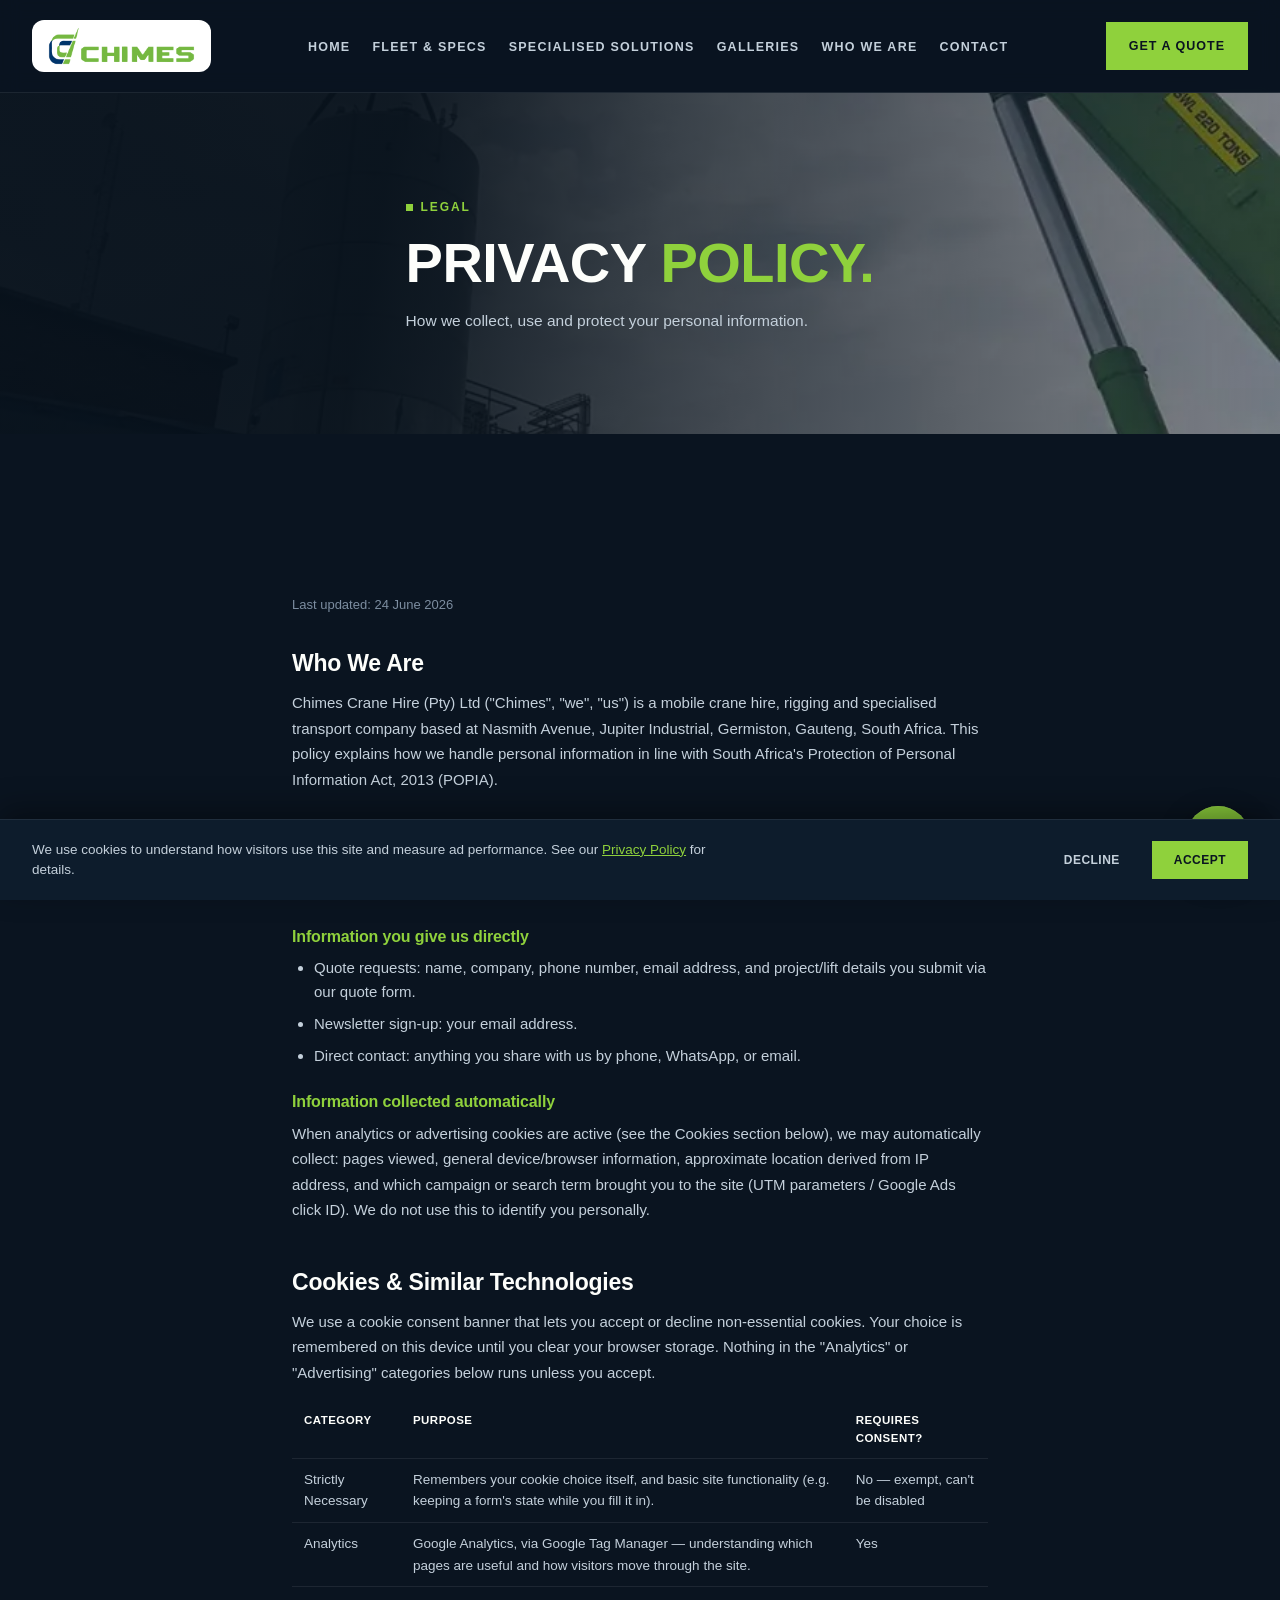
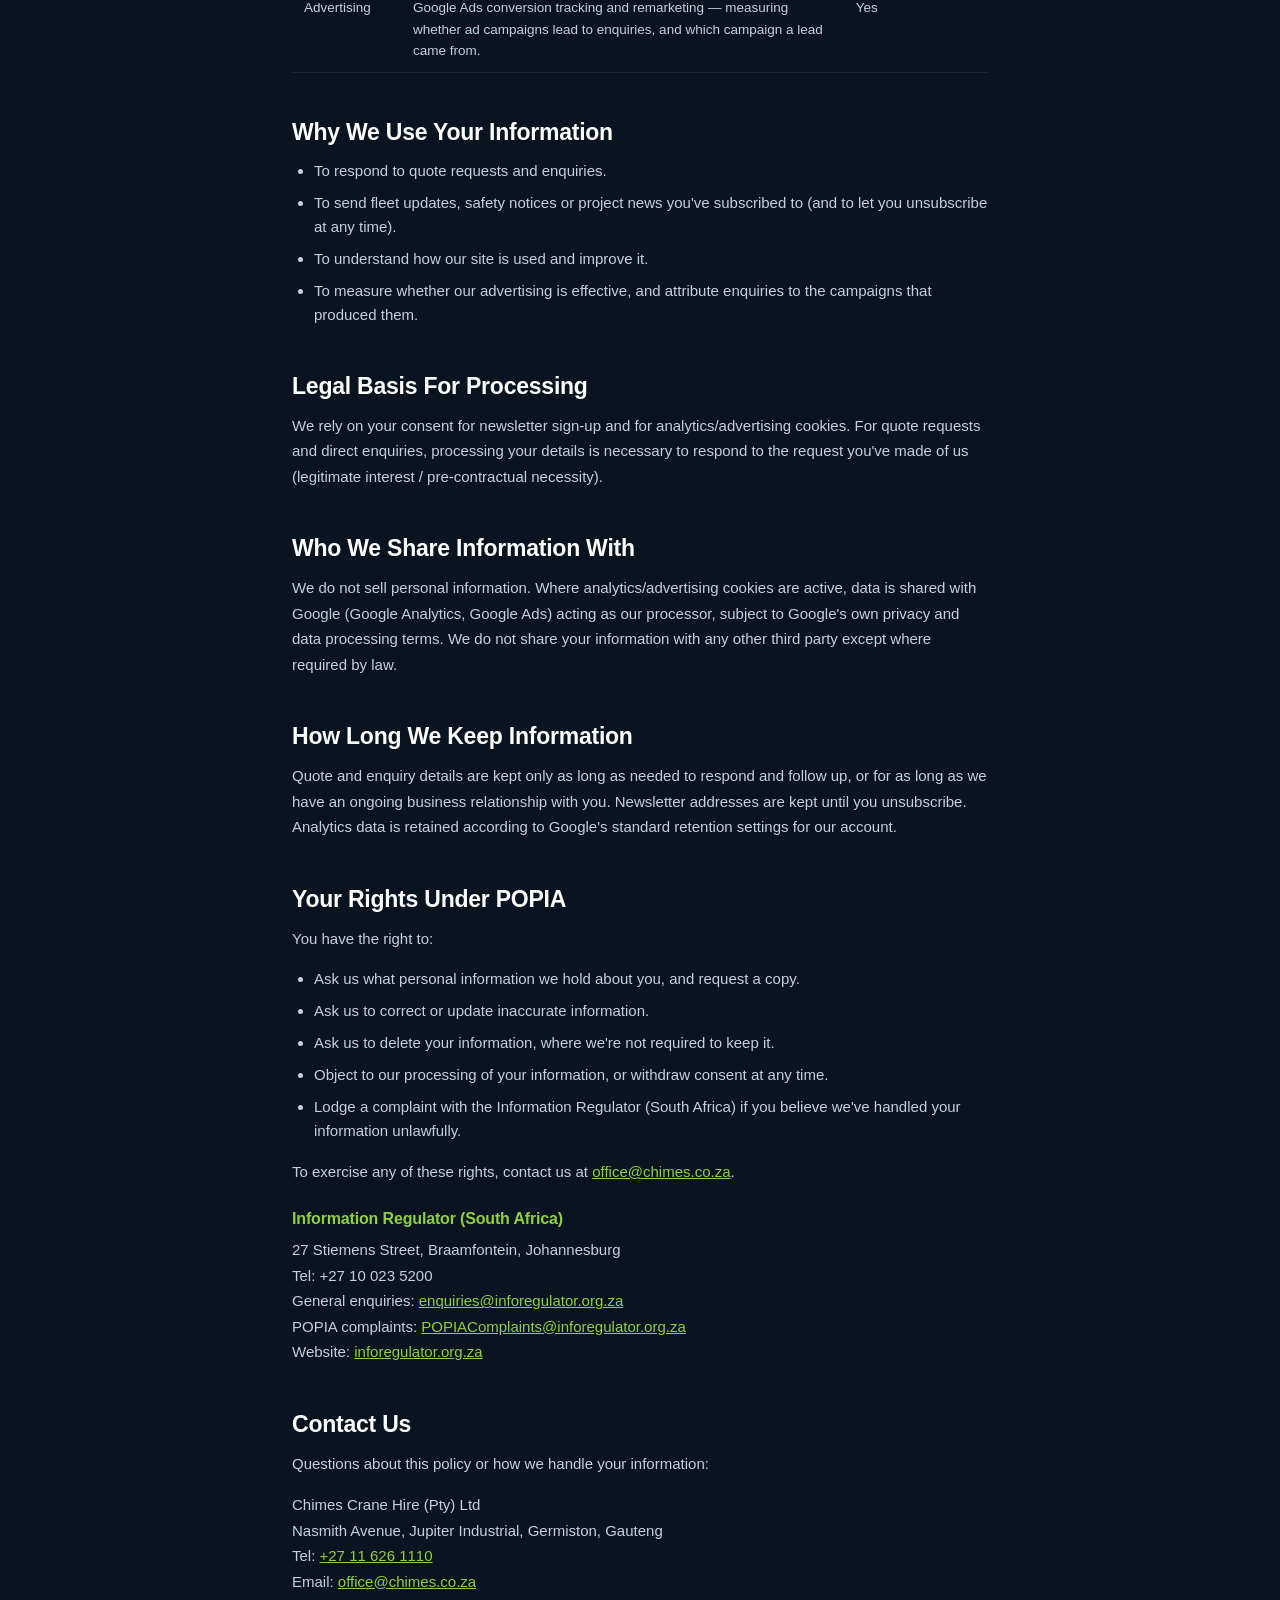
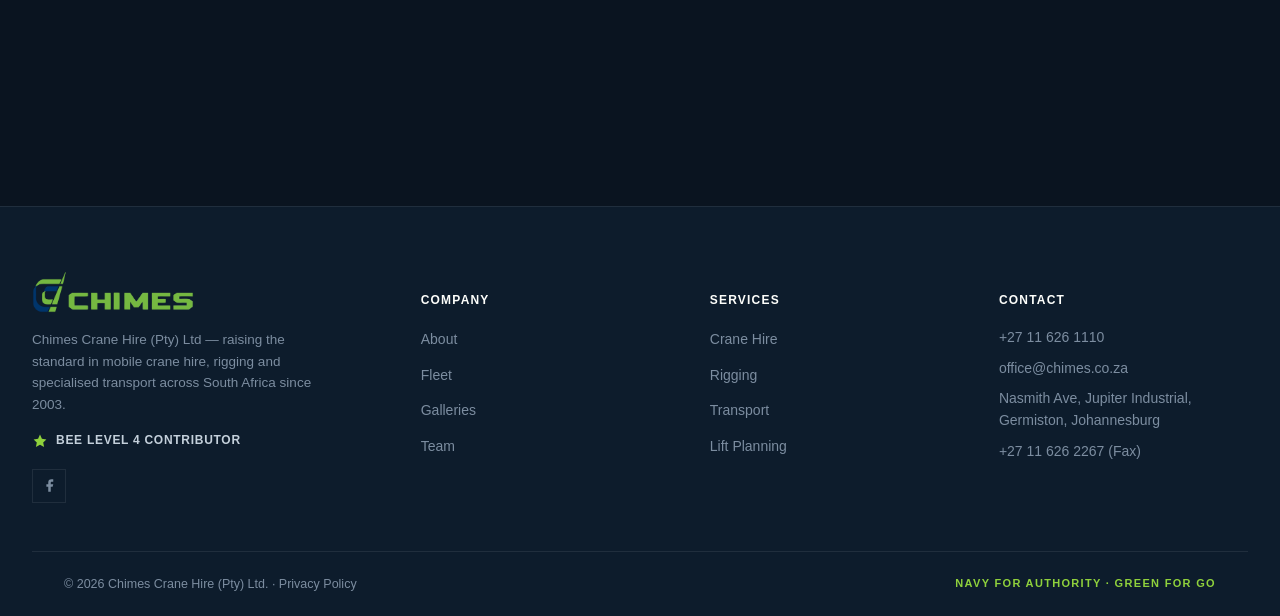
<file: privacy.html>
<!DOCTYPE html>
<html lang="en">
<head>
  <meta charset="UTF-8">
  <meta name="viewport" content="width=device-width, initial-scale=1.0">

  <!-- Security headers: see index.html for the full explanation of what's covered here
       vs. what needs setting at the real hosting layer (X-Frame-Options etc). -->
  <meta http-equiv="Content-Security-Policy" content="default-src 'self'; script-src 'self' 'unsafe-inline' https://www.googletagmanager.com; style-src 'self' 'unsafe-inline' https://fonts.googleapis.com; font-src 'self' https://fonts.gstatic.com; img-src 'self' data: https://www.googletagmanager.com https://www.google-analytics.com; frame-src https://www.google.com https://maps.google.com https://www.googletagmanager.com; connect-src 'self' https://www.google-analytics.com https://www.googletagmanager.com https://analytics.google.com; object-src 'none'; base-uri 'self'; form-action 'self';">
  <meta name="referrer" content="strict-origin-when-cross-origin">

  <!-- Google Tag Manager — uncomment with the real container ID when ready to go live.
       See index.html for the full explanation; dataLayer events already fire site-wide. -->
  <!--
  <script>
    (function(w,d,s,l,i){w[l]=w[l]||[];w[l].push({'gtm.start':new Date().getTime(),event:'gtm.js'});
    var f=d.getElementsByTagName(s)[0],j=d.createElement(s),dl=l!='dataLayer'?'&l='+l:'';j.async=true;
    j.src='https://www.googletagmanager.com/gtm.js?id='+i+dl;f.parentNode.insertBefore(j,f);
    })(window,document,'script','dataLayer','GTM-XXXXXXX');
  </script>
  -->

  <title>Privacy Policy — Chimes Crane Hire</title>
  <meta name="description" content="How Chimes Crane Hire collects, uses and protects personal information, including cookies and analytics, in line with South Africa's POPIA.">

  <!-- SEO: temporary mockup URL, see index.html for full explanation. -->
  <meta name="robots" content="noindex, nofollow">
  <link rel="canonical" href="https://zamichaelangelo.github.io/chimes-mockup-4/privacy.html">
  <meta property="og:type" content="website">
  <meta property="og:site_name" content="Chimes Crane Hire">
  <meta property="og:title" content="Privacy Policy — Chimes Crane Hire">
  <meta property="og:description" content="How Chimes Crane Hire collects, uses and protects personal information, including cookies and analytics, in line with South Africa's POPIA.">
  <meta property="og:url" content="https://zamichaelangelo.github.io/chimes-mockup-4/privacy.html">
  <meta name="twitter:card" content="summary">

  <link rel="preconnect" href="https://fonts.googleapis.com">
  <link rel="preconnect" href="https://fonts.gstatic.com" crossorigin>
  <link href="https://fonts.googleapis.com/css2?family=Archivo:wght@400;500;600;700;800;900&family=Barlow:wght@300;400;500;600;700&display=swap" rel="stylesheet">
  <link rel="icon" type="image/png" sizes="32x32" href="favicon-32.png">
  <link rel="icon" type="image/png" sizes="16x16" href="favicon-16.png">
  <link rel="apple-touch-icon" sizes="180x180" href="favicon-180.png">
  <link rel="stylesheet" href="style.css?v=13">
</head>
<body>
<!-- Google Tag Manager (noscript) — uncomment with the snippet in <head>.
<noscript><iframe src="https://www.googletagmanager.com/ns.html?id=GTM-XXXXXXX"
height="0" width="0" style="display:none;visibility:hidden"></iframe></noscript>
-->

<div id="pageTrans"></div>

<!-- NAV -->
<header id="hdr">
  <div class="nav-wrap">
    <a href="index.html" class="logo-link"><img src="Logos/Official_Chimes_Extended_Logo.png" alt="Chimes Crane Hire"></a>
    <button class="hbg" id="hbg" aria-label="Menu">
      <svg width="22" height="15" viewBox="0 0 22 15" fill="none"><rect y="0" width="22" height="2.5" rx="1"/><rect y="6" width="22" height="2.5" rx="1"/><rect y="12" width="22" height="2.5" rx="1"/></svg>
    </button>
    <nav class="nav-links" id="nav">
      <div class="nav-item">
        <a href="index.html">Home</a>
        <div class="nav-preview simple">
          <img src="Cinematic%20Images/BARLOW%20pic%20%231.jpg" alt="">
          <div class="np-tag">We Lift. South Africa Builds.</div>
        </div>
      </div>
      <div class="nav-item">
        <a href="fleet.html">Fleet &amp; Specs</a>
        <div class="nav-preview simple">
          <img src="Cinematic%20Images/crane%20LBBD%20%231.jpg" alt="">
          <div class="np-tag">8 To 400 Ton Tadano Fleet, Fully Specced.</div>
        </div>
      </div>
      <div class="nav-item">
        <a href="tailored-solutions.html">Specialised Solutions</a>
        <div class="nav-preview rich">
          <div class="np-grid">
            <a class="np-item" href="tailored-solutions.html#construction"><img src="images/tailored/construction.jpg" alt=""><span>Construction</span></a>
            <a class="np-item" href="tailored-solutions.html#mining"><img src="images/tailored/mining.jpg" alt=""><span>Mining</span></a>
            <a class="np-item" href="tailored-solutions.html#petrochemical"><img src="images/tailored/petrochemical.webp" alt=""><span>Petrochemical</span></a>
            <a class="np-item" href="tailored-solutions.html#telecoms"><img src="images/tailored/telecoms.jpg" alt=""><span>Telecoms</span></a>
            <a class="np-item" href="tailored-solutions.html#renewables"><img src="images/tailored/renewables.jpg" alt=""><span>Renewables</span></a>
            <a class="np-item" href="tailored-solutions.html#industrial"><img src="images/tailored/industrial.webp" alt=""><span>General Industrial</span></a>
          </div>
        </div>
      </div>
      <div class="nav-item">
        <a href="galleries.html">Galleries</a>
        <div class="nav-preview simple">
          <img src="images/gallery/onsite-lbbd3.jpg" alt="">
          <div class="np-tag">See The Fleet On Site.</div>
        </div>
      </div>
      <div class="nav-item">
        <a href="index.html#about">Who We Are</a>
        <div class="nav-preview simple">
          <img src="images/the_team.webp" alt="">
          <div class="np-tag">Owner-Managed. Hands-On Since 2003.</div>
        </div>
      </div>
      <div class="nav-item">
        <a href="contact.html">Contact</a>
        <div class="nav-preview simple">
          <img src="images/office1.webp" alt="">
          <div class="np-tag">Call, WhatsApp, Or Request A Quote.</div>
        </div>
      </div>
    </nav>
    <div class="nav-ctas">
      <a href="tel:+27116261110" class="btn-out">+27 11 626 1110</a>
      <a href="contact.html#quote" class="btn-fill">Get a Quote</a>
    </div>
  </div>
</header>

<!-- PAGE HERO -->
<section class="page-hero-v4" style="background-image:url('images/silo-tanks-1.webp'); min-height:38vh;">
  <div class="page-hero-v4-cnt">
    <span class="eyebrow">Legal</span>
    <h1>Privacy <span class="hl">Policy.</span></h1>
    <p>How we collect, use and protect your personal information.</p>
  </div>
</section>

<section class="sec">
  <div class="legal-content">
    <p class="legal-updated">Last updated: 24 June 2026</p>

    <h2>Who We Are</h2>
    <p>Chimes Crane Hire (Pty) Ltd ("Chimes", "we", "us") is a mobile crane hire, rigging and specialised transport company based at Nasmith Avenue, Jupiter Industrial, Germiston, Gauteng, South Africa. This policy explains how we handle personal information in line with South Africa's Protection of Personal Information Act, 2013 (POPIA).</p>

    <h2>Information We Collect</h2>
    <p>We collect information in two ways:</p>
    <h3>Information you give us directly</h3>
    <ul>
      <li>Quote requests: name, company, phone number, email address, and project/lift details you submit via our quote form.</li>
      <li>Newsletter sign-up: your email address.</li>
      <li>Direct contact: anything you share with us by phone, WhatsApp, or email.</li>
    </ul>
    <h3>Information collected automatically</h3>
    <p>When analytics or advertising cookies are active (see the Cookies section below), we may automatically collect: pages viewed, general device/browser information, approximate location derived from IP address, and which campaign or search term brought you to the site (UTM parameters / Google Ads click ID). We do not use this to identify you personally.</p>

    <h2>Cookies &amp; Similar Technologies</h2>
    <p>We use a cookie consent banner that lets you accept or decline non-essential cookies. Your choice is remembered on this device until you clear your browser storage. Nothing in the "Analytics" or "Advertising" categories below runs unless you accept.</p>
    <table>
      <tr><th>Category</th><th>Purpose</th><th>Requires Consent?</th></tr>
      <tr><td>Strictly Necessary</td><td>Remembers your cookie choice itself, and basic site functionality (e.g. keeping a form's state while you fill it in).</td><td>No — exempt, can't be disabled</td></tr>
      <tr><td>Analytics</td><td>Google Analytics, via Google Tag Manager — understanding which pages are useful and how visitors move through the site.</td><td>Yes</td></tr>
      <tr><td>Advertising</td><td>Google Ads conversion tracking and remarketing — measuring whether ad campaigns lead to enquiries, and which campaign a lead came from.</td><td>Yes</td></tr>
    </table>

    <h2>Why We Use Your Information</h2>
    <ul>
      <li>To respond to quote requests and enquiries.</li>
      <li>To send fleet updates, safety notices or project news you've subscribed to (and to let you unsubscribe at any time).</li>
      <li>To understand how our site is used and improve it.</li>
      <li>To measure whether our advertising is effective, and attribute enquiries to the campaigns that produced them.</li>
    </ul>

    <h2>Legal Basis For Processing</h2>
    <p>We rely on your consent for newsletter sign-up and for analytics/advertising cookies. For quote requests and direct enquiries, processing your details is necessary to respond to the request you've made of us (legitimate interest / pre-contractual necessity).</p>

    <h2>Who We Share Information With</h2>
    <p>We do not sell personal information. Where analytics/advertising cookies are active, data is shared with Google (Google Analytics, Google Ads) acting as our processor, subject to Google's own privacy and data processing terms. We do not share your information with any other third party except where required by law.</p>

    <h2>How Long We Keep Information</h2>
    <p>Quote and enquiry details are kept only as long as needed to respond and follow up, or for as long as we have an ongoing business relationship with you. Newsletter addresses are kept until you unsubscribe. Analytics data is retained according to Google's standard retention settings for our account.</p>

    <h2>Your Rights Under POPIA</h2>
    <p>You have the right to:</p>
    <ul>
      <li>Ask us what personal information we hold about you, and request a copy.</li>
      <li>Ask us to correct or update inaccurate information.</li>
      <li>Ask us to delete your information, where we're not required to keep it.</li>
      <li>Object to our processing of your information, or withdraw consent at any time.</li>
      <li>Lodge a complaint with the Information Regulator (South Africa) if you believe we've handled your information unlawfully.</li>
    </ul>
    <p>To exercise any of these rights, contact us at <a href="mailto:office@chimes.co.za">office@chimes.co.za</a>.</p>

    <h3>Information Regulator (South Africa)</h3>
    <p>27 Stiemens Street, Braamfontein, Johannesburg<br>
    Tel: +27 10 023 5200<br>
    General enquiries: <a href="mailto:enquiries@inforegulator.org.za">enquiries@inforegulator.org.za</a><br>
    POPIA complaints: <a href="mailto:POPIAComplaints@inforegulator.org.za">POPIAComplaints@inforegulator.org.za</a><br>
    Website: <a href="https://inforegulator.org.za" target="_blank" rel="noopener noreferrer">inforegulator.org.za</a></p>

    <h2>Contact Us</h2>
    <p>Questions about this policy or how we handle your information:</p>
    <p>Chimes Crane Hire (Pty) Ltd<br>
    Nasmith Avenue, Jupiter Industrial, Germiston, Gauteng<br>
    Tel: <a href="tel:+27116261110">+27 11 626 1110</a><br>
    Email: <a href="mailto:office@chimes.co.za">office@chimes.co.za</a></p>
  </div>
</section>

<!-- FOOTER -->
<footer>
  <div class="sec-inner">
    <div class="ft-top">
      <div class="ft-brand">
        <img src="Logos/Official_Chimes_Extended_Logo.png" alt="Chimes Crane Hire">
        <p>Chimes Crane Hire (Pty) Ltd — raising the standard in mobile crane hire, rigging and specialised transport across South Africa since 2003.</p>
        <!-- PLACEHOLDER: pending confirmed BEE certificate — verify level + expiry before launch. -->
        <div class="bee bee-ft">
          <svg width="16" height="16" viewBox="0 0 20 20" fill="var(--green)"><path d="M10 2L12.4 7.2L18 8L14 11.8L15.1 17.4L10 14.7L4.9 17.4L6 11.8L2 8L7.6 7.2Z"/></svg>
          <span>BEE Level 4 Contributor</span>
        </div>
        <a href="https://www.facebook.com/ChimesCraneHire/" target="_blank" rel="noopener noreferrer" aria-label="Facebook" class="ft-social">
          <svg width="15" height="15" viewBox="0 0 24 24" fill="currentColor"><path d="M18 2h-3a5 5 0 00-5 5v3H7v4h3v8h4v-8h3l1-4h-4V7a1 1 0 011-1h3z"/></svg>
        </a>
      </div>
      <div class="ft-col">
        <h5>Company</h5>
        <ul>
          <li><a href="index.html#about">About</a></li>
          <li><a href="fleet.html">Fleet</a></li>
          <li><a href="galleries.html">Galleries</a></li>
          <li><a href="contact.html#team">Team</a></li>
        </ul>
      </div>
      <div class="ft-col">
        <h5>Services</h5>
        <ul>
          <li><a href="index.html#services">Crane Hire</a></li>
          <li><a href="index.html#services">Rigging</a></li>
          <li><a href="index.html#services">Transport</a></li>
          <li><a href="index.html#services">Lift Planning</a></li>
        </ul>
      </div>
      <div class="ft-col">
        <h5>Contact</h5>
        <p style="font-size:14px; color:var(--muted); margin-bottom:8px;">+27 11 626 1110</p>
        <p style="font-size:14px; margin-bottom:8px;"><a href="mailto:office@chimes.co.za">office@chimes.co.za</a></p>
        <p style="font-size:14px; color:var(--muted); margin-bottom:8px;">Nasmith Ave, Jupiter Industrial,<br>Germiston, Johannesburg</p>
        <p style="font-size:14px; color:var(--muted);">+27 11 626 2267 (Fax)</p>
      </div>
    </div>
    <div class="ft-bot">
      <p>&copy; 2026 Chimes Crane Hire (Pty) Ltd. &middot; <a href="privacy.html" class="ft-bot-link">Privacy Policy</a></p>
      <span class="ft-tag">Navy For Authority &middot; Green For Go</span>
    </div>
  </div>
</footer>

<div class="cookie-banner" id="cookieBanner">
  <p>We use cookies to understand how visitors use this site and measure ad performance. See our <a href="privacy.html">Privacy Policy</a> for details.</p>
  <div class="cookie-banner-btns">
    <button class="cb-decline" id="cbDecline" type="button">Decline</button>
    <button class="cb-accept" id="cbAccept" type="button">Accept</button>
  </div>
</div>

<a href="https://wa.me/27823891573" class="wa-fab" target="_blank" rel="noopener noreferrer" aria-label="Chat on WhatsApp">
  <span class="wa-pulse"></span>
  <svg viewBox="0 0 24 24" fill="#0a1420"><path d="M12 2a10 10 0 0 0-8.6 15.1L2 22l5-1.3A10 10 0 1 0 12 2zm0 18a8 8 0 0 1-4.1-1.1l-.3-.2-2.8.7.8-2.7-.2-.3A8 8 0 1 1 12 20zm4.4-5.6c-.2-.1-1.4-.7-1.6-.8-.2-.1-.4-.1-.5.1l-.7.9c-.1.2-.3.2-.5.1-1.7-.7-2.8-2.4-2.9-2.5-.1-.2 0-.3.1-.4l.5-.6c.1-.2.1-.3 0-.5l-.6-1.4c-.1-.3-.3-.3-.5-.3h-.4c-.2 0-.4.1-.5.3-.2.2-.7.7-.7 1.7s.7 2 .8 2.1c.1.2 1.6 2.4 3.9 3.3 1.9.7 2.3.6 2.6.5.4-.1 1.2-.5 1.4-1 .2-.5.2-.9.1-1z"/></svg>
  <span class="wa-label">Chat On WhatsApp</span>
</a>

<script src="script.js?v=5"></script>
</body>
</html>
</file>
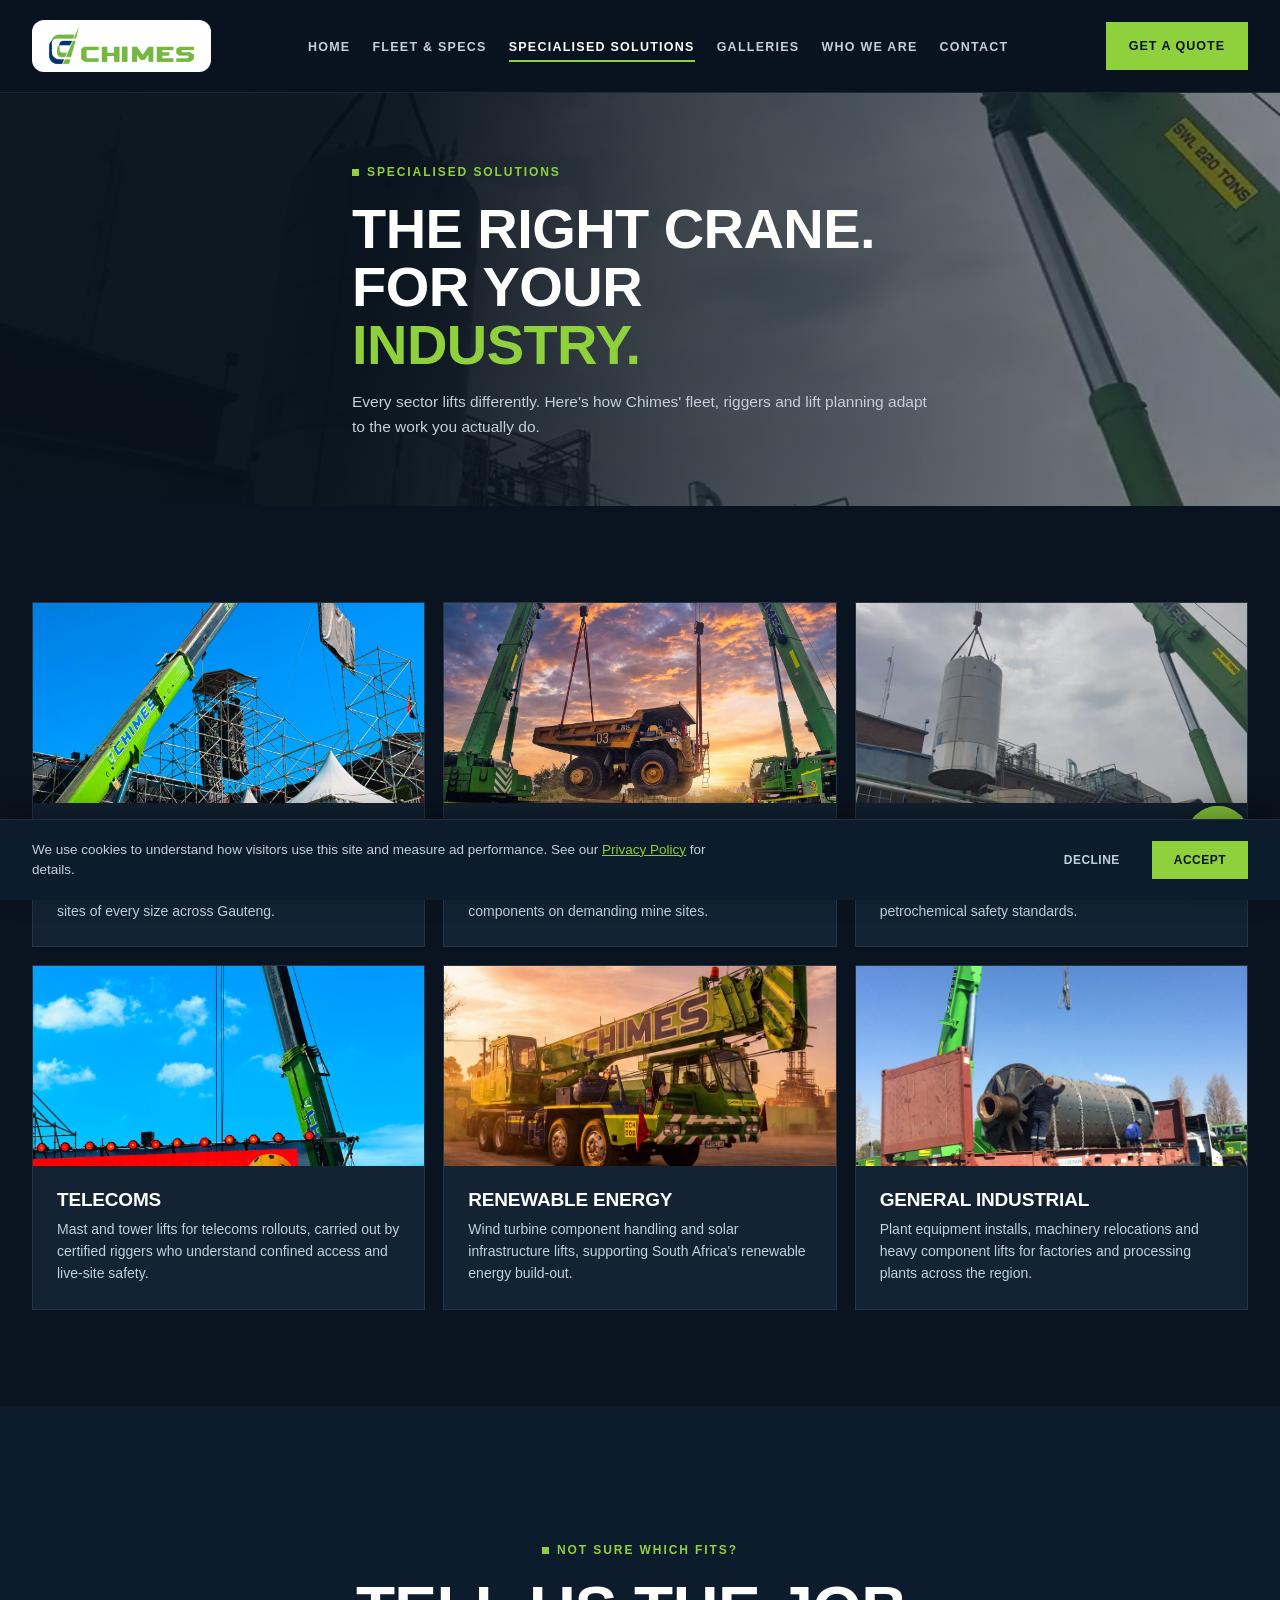
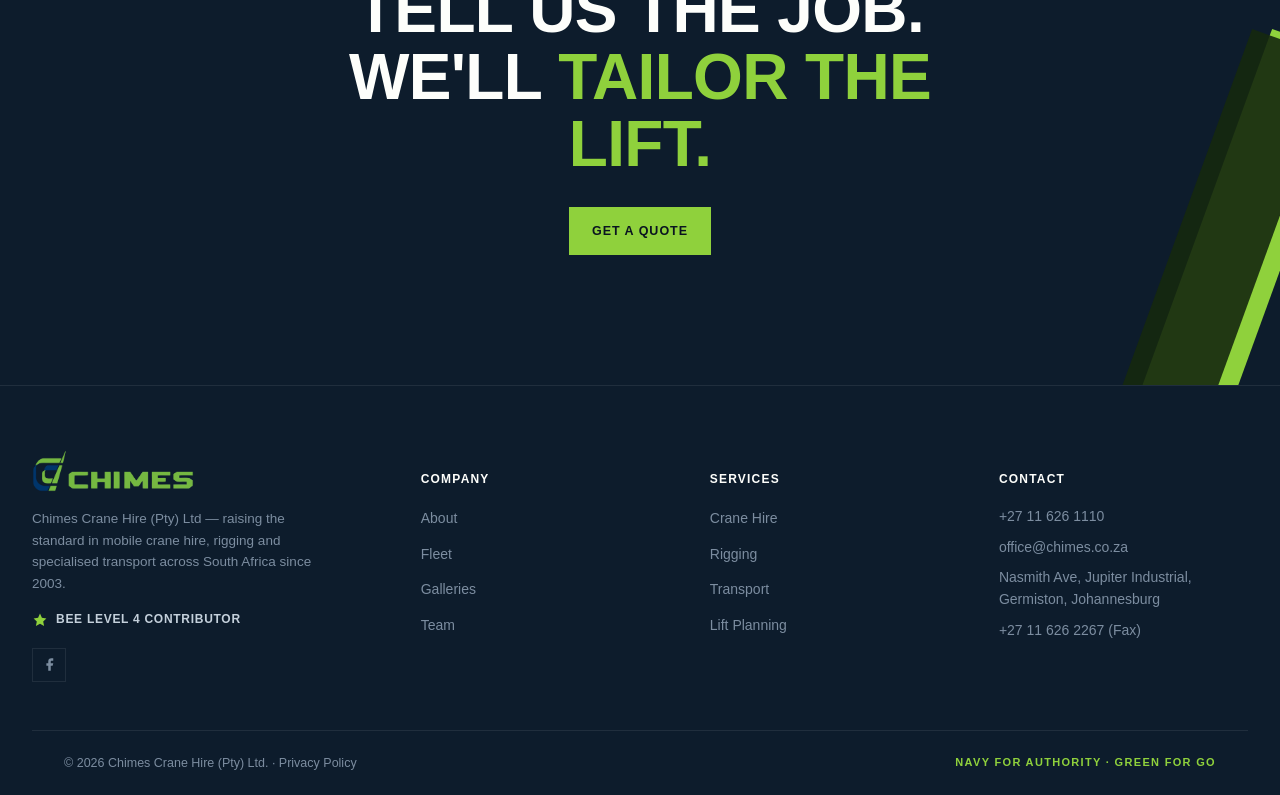
<file: tailored-solutions.html>
<!DOCTYPE html>
<html lang="en">
<head>
  <meta charset="UTF-8">
  <meta name="viewport" content="width=device-width, initial-scale=1.0">

  <!-- Security headers: see index.html for the full explanation of what's covered here
       vs. what needs setting at the real hosting layer (X-Frame-Options etc). -->
  <meta http-equiv="Content-Security-Policy" content="default-src 'self'; script-src 'self' 'unsafe-inline' https://www.googletagmanager.com; style-src 'self' 'unsafe-inline' https://fonts.googleapis.com; font-src 'self' https://fonts.gstatic.com; img-src 'self' data: https://www.googletagmanager.com https://www.google-analytics.com; frame-src https://www.google.com https://maps.google.com https://www.googletagmanager.com; connect-src 'self' https://www.google-analytics.com https://www.googletagmanager.com https://analytics.google.com; object-src 'none'; base-uri 'self'; form-action 'self';">
  <meta name="referrer" content="strict-origin-when-cross-origin">

  <!-- Google Tag Manager — uncomment with the real container ID when ready to go live.
       See index.html for the full explanation; dataLayer events already fire site-wide. -->
  <!--
  <script>
    (function(w,d,s,l,i){w[l]=w[l]||[];w[l].push({'gtm.start':new Date().getTime(),event:'gtm.js'});
    var f=d.getElementsByTagName(s)[0],j=d.createElement(s),dl=l!='dataLayer'?'&l='+l:'';j.async=true;
    j.src='https://www.googletagmanager.com/gtm.js?id='+i+dl;f.parentNode.insertBefore(j,f);
    })(window,document,'script','dataLayer','GTM-XXXXXXX');
  </script>
  -->

  <title>Specialised Solutions — Chimes Crane Hire</title>
  <meta name="description" content="Chimes Crane Hire specialised lifting solutions by industry — Construction, Mining, Petrochemical, Telecoms, Renewables and General Industrial.">

  <!-- SEO: temporary mockup URL, see index.html for full explanation. -->
  <meta name="robots" content="noindex, nofollow">
  <link rel="canonical" href="https://zamichaelangelo.github.io/chimes-mockup-4/tailored-solutions.html">
  <meta property="og:type" content="website">
  <meta property="og:site_name" content="Chimes Crane Hire">
  <meta property="og:title" content="Specialised Solutions — Chimes Crane Hire">
  <meta property="og:description" content="Chimes Crane Hire specialised lifting solutions by industry — Construction, Mining, Petrochemical, Telecoms, Renewables and General Industrial.">
  <meta property="og:url" content="https://zamichaelangelo.github.io/chimes-mockup-4/tailored-solutions.html">
  <meta property="og:image" content="https://zamichaelangelo.github.io/chimes-mockup-4/images/tailored/petrochemical.webp">
  <meta name="twitter:card" content="summary_large_image">
  <meta name="twitter:title" content="Specialised Solutions — Chimes Crane Hire">
  <meta name="twitter:description" content="Chimes Crane Hire specialised lifting solutions by industry — Construction, Mining, Petrochemical, Telecoms, Renewables and General Industrial.">
  <meta name="twitter:image" content="https://zamichaelangelo.github.io/chimes-mockup-4/images/tailored/petrochemical.webp">

  <link rel="preconnect" href="https://fonts.googleapis.com">
  <link rel="preconnect" href="https://fonts.gstatic.com" crossorigin>
  <link href="https://fonts.googleapis.com/css2?family=Archivo:wght@400;500;600;700;800;900&family=Barlow:wght@300;400;500;600;700&display=swap" rel="stylesheet">
  <link rel="icon" type="image/png" sizes="32x32" href="favicon-32.png">
  <link rel="icon" type="image/png" sizes="16x16" href="favicon-16.png">
  <link rel="apple-touch-icon" sizes="180x180" href="favicon-180.png">
  <link rel="stylesheet" href="style.css?v=13">

  <script type="application/ld+json">
  {
    "@context": "https://schema.org",
    "@type": "LocalBusiness",
    "name": "Chimes Crane Hire (Pty) Ltd",
    "image": "https://zamichaelangelo.github.io/chimes-mockup-4/images/tailored/petrochemical.webp",
    "url": "https://chimescranes.co.za",
    "telephone": "+27-11-626-1110",
    "email": "office@chimes.co.za",
    "address": {
      "@type": "PostalAddress",
      "streetAddress": "Nasmith Avenue, Jupiter Industrial",
      "addressLocality": "Germiston",
      "addressRegion": "Gauteng",
      "addressCountry": "ZA"
    },
    "foundingDate": "2003",
    "sameAs": ["https://www.facebook.com/ChimesCraneHire/"],
    "areaServed": "Gauteng, South Africa",
    "priceRange": "$$"
  }
  </script>
</head>
<body>
<!-- Google Tag Manager (noscript) — uncomment with the snippet in <head>.
<noscript><iframe src="https://www.googletagmanager.com/ns.html?id=GTM-XXXXXXX"
height="0" width="0" style="display:none;visibility:hidden"></iframe></noscript>
-->

<div id="pageTrans"></div>

<!-- NAV -->
<header id="hdr">
  <div class="nav-wrap">
    <a href="index.html" class="logo-link"><img src="Logos/Official_Chimes_Extended_Logo.png" alt="Chimes Crane Hire"></a>
    <button class="hbg" id="hbg" aria-label="Menu">
      <svg width="22" height="15" viewBox="0 0 22 15" fill="none"><rect y="0" width="22" height="2.5" rx="1"/><rect y="6" width="22" height="2.5" rx="1"/><rect y="12" width="22" height="2.5" rx="1"/></svg>
    </button>
    <nav class="nav-links" id="nav">
      <div class="nav-item">
        <a href="index.html">Home</a>
        <div class="nav-preview simple">
          <img src="Cinematic%20Images/BARLOW%20pic%20%231.jpg" alt="">
          <div class="np-tag">We Lift. South Africa Builds.</div>
        </div>
      </div>
      <div class="nav-item">
        <a href="fleet.html">Fleet &amp; Specs</a>
        <div class="nav-preview simple">
          <img src="Cinematic%20Images/crane%20LBBD%20%231.jpg" alt="">
          <div class="np-tag">8 To 400 Ton Tadano Fleet, Fully Specced.</div>
        </div>
      </div>
      <div class="nav-item">
        <a href="tailored-solutions.html" class="active">Specialised Solutions</a>
        <div class="nav-preview rich">
          <div class="np-grid">
            <a class="np-item" href="tailored-solutions.html#construction"><img src="images/tailored/construction.jpg" alt=""><span>Construction</span></a>
            <a class="np-item" href="tailored-solutions.html#mining"><img src="images/tailored/mining.jpg" alt=""><span>Mining</span></a>
            <a class="np-item" href="tailored-solutions.html#petrochemical"><img src="images/tailored/petrochemical.webp" alt=""><span>Petrochemical</span></a>
            <a class="np-item" href="tailored-solutions.html#telecoms"><img src="images/tailored/telecoms.jpg" alt=""><span>Telecoms</span></a>
            <a class="np-item" href="tailored-solutions.html#renewables"><img src="images/tailored/renewables.jpg" alt=""><span>Renewables</span></a>
            <a class="np-item" href="tailored-solutions.html#industrial"><img src="images/tailored/industrial.webp" alt=""><span>General Industrial</span></a>
          </div>
        </div>
      </div>
      <div class="nav-item">
        <a href="galleries.html">Galleries</a>
        <div class="nav-preview simple">
          <img src="images/gallery/onsite-lbbd3.jpg" alt="">
          <div class="np-tag">See The Fleet On Site.</div>
        </div>
      </div>
      <div class="nav-item">
        <a href="index.html#about">Who We Are</a>
        <div class="nav-preview simple">
          <img src="images/the_team.webp" alt="">
          <div class="np-tag">Owner-Managed. Hands-On Since 2003.</div>
        </div>
      </div>
      <div class="nav-item">
        <a href="contact.html">Contact</a>
        <div class="nav-preview simple">
          <img src="images/office1.webp" alt="">
          <div class="np-tag">Call, WhatsApp, Or Request A Quote.</div>
        </div>
      </div>
    </nav>
    <div class="nav-ctas">
      <a href="tel:+27116261110" class="btn-out">+27 11 626 1110</a>
      <a href="contact.html#quote" class="btn-fill">Get a Quote</a>
    </div>
  </div>
</header>

<!-- PAGE HERO -->
<section class="page-hero-v4" style="background-image:url('images/tailored/petrochemical.webp');">
  <div class="page-hero-v4-cnt">
    <span class="eyebrow">Specialised Solutions</span>
    <h1>The Right Crane.<br>For Your <span class="hl">Industry.</span></h1>
    <p>Every sector lifts differently. Here's how Chimes' fleet, riggers and lift planning adapt to the work you actually do.</p>
  </div>
</section>

<!-- INDUSTRY GRID -->
<section class="sec">
  <div class="sec-inner">
    <div class="tlr-grid fu">
      <div class="tlr-card" id="construction">
        <div class="tlr-img" style="background-image:url('images/tailored/construction.jpg');"></div>
        <div class="tlr-body"><h3>Steel &amp; Construction</h3><p>From foundations to steel erection, our cranes handle material handling and structural lifts on construction sites of every size across Gauteng.</p></div>
      </div>
      <div class="tlr-card" id="mining">
        <div class="tlr-img" style="background-image:url('images/tailored/mining.jpg');"></div>
        <div class="tlr-body"><h3>Mining</h3><p>Rough-terrain and all-terrain units built for shaft equipment, bulk material handling and heavy components on demanding mine sites.</p></div>
      </div>
      <div class="tlr-card" id="petrochemical">
        <div class="tlr-img" style="background-image:url('images/tailored/petrochemical.webp');"></div>
        <div class="tlr-body"><h3>Petrochemical</h3><p>Tandem-lift capable cranes for refinery turnarounds, tank erection and flare stack work, handled to petrochemical safety standards.</p></div>
      </div>
      <div class="tlr-card" id="telecoms">
        <div class="tlr-img" style="background-image:url('images/tailored/telecoms.jpg');"></div>
        <div class="tlr-body"><h3>Telecoms</h3><p>Mast and tower lifts for telecoms rollouts, carried out by certified riggers who understand confined access and live-site safety.</p></div>
      </div>
      <div class="tlr-card" id="renewables">
        <div class="tlr-img" style="background-image:url('images/tailored/renewables.jpg');"></div>
        <div class="tlr-body"><h3>Renewable Energy</h3><p>Wind turbine component handling and solar infrastructure lifts, supporting South Africa's renewable energy build-out.</p></div>
      </div>
      <div class="tlr-card" id="industrial">
        <div class="tlr-img" style="background-image:url('images/tailored/industrial.webp');"></div>
        <div class="tlr-body"><h3>General Industrial</h3><p>Plant equipment installs, machinery relocations and heavy component lifts for factories and processing plants across the region.</p></div>
      </div>
    </div>
  </div>
</section>

<!-- CTA -->
<section class="cta-v4">
  <div class="stripe-corner"><span></span><span class="s2"></span></div>
  <div class="cta-v4-inner fu">
    <span class="eyebrow">Not Sure Which Fits?</span>
    <h2>Tell Us The Job.<br>We'll <span class="hl">Tailor The Lift.</span></h2>
    <a href="contact.html#quote" class="btn-grn">Get A Quote</a>
  </div>
</section>

<!-- FOOTER -->
<footer>
  <div class="sec-inner">
    <div class="ft-top">
      <div class="ft-brand">
        <img src="Logos/Official_Chimes_Extended_Logo.png" alt="Chimes Crane Hire">
        <p>Chimes Crane Hire (Pty) Ltd — raising the standard in mobile crane hire, rigging and specialised transport across South Africa since 2003.</p>
        <!-- PLACEHOLDER: pending confirmed BEE certificate — verify level + expiry before launch. -->
        <div class="bee bee-ft">
          <svg width="16" height="16" viewBox="0 0 20 20" fill="var(--green)"><path d="M10 2L12.4 7.2L18 8L14 11.8L15.1 17.4L10 14.7L4.9 17.4L6 11.8L2 8L7.6 7.2Z"/></svg>
          <span>BEE Level 4 Contributor</span>
        </div>
        <a href="https://www.facebook.com/ChimesCraneHire/" target="_blank" rel="noopener noreferrer" aria-label="Facebook" class="ft-social">
          <svg width="15" height="15" viewBox="0 0 24 24" fill="currentColor"><path d="M18 2h-3a5 5 0 00-5 5v3H7v4h3v8h4v-8h3l1-4h-4V7a1 1 0 011-1h3z"/></svg>
        </a>
      </div>
      <div class="ft-col">
        <h5>Company</h5>
        <ul>
          <li><a href="index.html#about">About</a></li>
          <li><a href="fleet.html">Fleet</a></li>
          <li><a href="galleries.html">Galleries</a></li>
          <li><a href="contact.html#team">Team</a></li>
        </ul>
      </div>
      <div class="ft-col">
        <h5>Services</h5>
        <ul>
          <li><a href="index.html#services">Crane Hire</a></li>
          <li><a href="index.html#services">Rigging</a></li>
          <li><a href="index.html#services">Transport</a></li>
          <li><a href="index.html#services">Lift Planning</a></li>
        </ul>
      </div>
      <div class="ft-col">
        <h5>Contact</h5>
        <p style="font-size:14px; color:var(--muted); margin-bottom:8px;">+27 11 626 1110</p>
        <p style="font-size:14px; margin-bottom:8px;"><a href="mailto:office@chimes.co.za">office@chimes.co.za</a></p>
        <p style="font-size:14px; color:var(--muted); margin-bottom:8px;">Nasmith Ave, Jupiter Industrial,<br>Germiston, Johannesburg</p>
        <p style="font-size:14px; color:var(--muted);">+27 11 626 2267 (Fax)</p>
      </div>
    </div>
    <div class="ft-bot">
      <p>&copy; 2026 Chimes Crane Hire (Pty) Ltd. &middot; <a href="privacy.html" class="ft-bot-link">Privacy Policy</a></p>
      <span class="ft-tag">Navy For Authority &middot; Green For Go</span>
    </div>
  </div>
</footer>

<div class="cookie-banner" id="cookieBanner">
  <p>We use cookies to understand how visitors use this site and measure ad performance. See our <a href="privacy.html">Privacy Policy</a> for details.</p>
  <div class="cookie-banner-btns">
    <button class="cb-decline" id="cbDecline" type="button">Decline</button>
    <button class="cb-accept" id="cbAccept" type="button">Accept</button>
  </div>
</div>

<a href="https://wa.me/27823891573" class="wa-fab" target="_blank" rel="noopener noreferrer" aria-label="Chat on WhatsApp">
  <span class="wa-pulse"></span>
  <svg viewBox="0 0 24 24" fill="#0a1420"><path d="M12 2a10 10 0 0 0-8.6 15.1L2 22l5-1.3A10 10 0 1 0 12 2zm0 18a8 8 0 0 1-4.1-1.1l-.3-.2-2.8.7.8-2.7-.2-.3A8 8 0 1 1 12 20zm4.4-5.6c-.2-.1-1.4-.7-1.6-.8-.2-.1-.4-.1-.5.1l-.7.9c-.1.2-.3.2-.5.1-1.7-.7-2.8-2.4-2.9-2.5-.1-.2 0-.3.1-.4l.5-.6c.1-.2.1-.3 0-.5l-.6-1.4c-.1-.3-.3-.3-.5-.3h-.4c-.2 0-.4.1-.5.3-.2.2-.7.7-.7 1.7s.7 2 .8 2.1c.1.2 1.6 2.4 3.9 3.3 1.9.7 2.3.6 2.6.5.4-.1 1.2-.5 1.4-1 .2-.5.2-.9.1-1z"/></svg>
  <span class="wa-label">Chat On WhatsApp</span>
</a>

<script src="script.js?v=5"></script>
</body>
</html>
</file>
<file: style.css>
/* Chimes Crane Hire — Mockup v4. Dark / modern / sleek. */

:root{
  --bg:#0a1420;
  --bg-alt:#0d1c2c;
  --card:#132333;
  --card-hi:#17293b;
  --line:rgba(255,255,255,.08);
  --green:#8fd13c;
  --green-dim:#5e9a2c;
  --green-deep:#16290f;
  --red:#e5483f;
  --white:#fdfefb;
  --text:#c4d0db;
  --muted:#7c8da0;
  --navy-ink:#0a1420;
  --ff-head:'Archivo', sans-serif;
  --ff-body:'Barlow', sans-serif;
}

*{box-sizing:border-box;}
html{scroll-behavior:smooth;}
body{
  margin:0;
  background:var(--bg);
  color:var(--text);
  font-family:var(--ff-body);
  font-size:16px;
  line-height:1.6;
  -webkit-font-smoothing:antialiased;
}
img{max-width:100%; display:block;}
a{color:inherit; text-decoration:none;}
h1,h2,h3,h4{
  font-family:var(--ff-head);
  color:var(--white);
  font-weight:900;
  letter-spacing:-.01em;
  line-height:1.04;
  margin:0;
  text-transform:uppercase;
}
p{margin:0;}
ul{margin:0; padding:0; list-style:none;}
button{
  font-family:var(--ff-head);
  border-radius:0!important;
  cursor:pointer;
  border:none;
}
.hl{color:var(--green);}

.eyebrow{
  display:inline-flex;
  align-items:center;
  gap:8px;
  font-family:var(--ff-head);
  font-size:12px;
  font-weight:800;
  letter-spacing:.16em;
  text-transform:uppercase;
  color:var(--green);
}
.eyebrow::before{
  content:'';
  width:7px; height:7px;
  background:var(--green);
  display:inline-block;
}

.sec-inner, .nav-wrap{
  max-width:1280px;
  margin:0 auto;
  padding:0 32px;
}
.sec{padding:96px 0;}
.sec.alt{background:var(--bg-alt);}

/* ===== DIAGONAL STRIPE MOTIF ===== */
.stripe-corner{
  position:absolute;
  right:-60px; bottom:-120px;
  width:320px; height:520px;
  pointer-events:none;
  z-index:0;
}
.stripe-corner span{
  position:absolute;
  width:90px; height:640px;
  background:var(--green);
  transform:rotate(20deg);
}
.stripe-corner span.s2{
  background:var(--green-deep);
  right:90px;
  opacity:.9;
}

/* ===== SPLASH (homepage entry) ===== */
#splash{
  position:fixed; inset:0; z-index:3000;
  background:var(--bg);
  display:flex; align-items:center; justify-content:center;
  transition:opacity .5s ease, visibility .5s ease;
}
#splash.hide{opacity:0; visibility:hidden; pointer-events:none;}
.splash-pill{
  display:inline-flex; align-items:center;
  background:#fff; border-radius:16px;
  padding:14px 30px;
  animation:pulse-logo 1.15s ease-in-out infinite;
}
.splash-pill img{height:58px; display:block;}
@keyframes pulse-logo{
  0%, 100%{opacity:.5; transform:scale(.92);}
  50%{opacity:1; transform:scale(1.06);}
}

/* ===== PAGE TRANSITION (curtain wipe) ===== */
#pageTrans{
  position:fixed; inset:0; z-index:2500;
  background:var(--bg);
  transform:translateY(0);
  pointer-events:none;
  transition:transform .5s cubic-bezier(.76,0,.24,1);
}

/* ===== NAV ===== */
header#hdr{
  position:sticky; top:0; z-index:90;
  background:rgba(10,20,32,.88);
  backdrop-filter:blur(10px);
  border-bottom:1px solid var(--line);
}
.nav-wrap{
  display:flex; align-items:center; justify-content:space-between;
  height:92px;
}
.logo-link{
  display:inline-flex; align-items:center;
  background:#fff; border-radius:12px;
  padding:7px 16px;
}
.logo-link img{height:38px;}
.nav-links{display:flex; align-items:center; gap:22px;}
.nav-item > a{
  font-family:var(--ff-head);
  font-size:12.5px; font-weight:700;
  letter-spacing:.1em; text-transform:uppercase;
  color:var(--text);
  position:relative;
  padding:6px 0;
  white-space:nowrap;
}
.nav-item > a.active, .nav-item > a:hover{color:var(--white);}
.nav-item > a::after{
  content:''; position:absolute; left:0; bottom:-2px; width:0; height:2px; background:var(--green);
  transition:width .25s ease;
}
.nav-item > a.active::after, .nav-item > a:hover::after{width:100%;}
.nav-item{position:relative;}
.nav-preview{
  position:absolute; top:calc(100% + 18px); left:50%;
  transform:translate(-50%, 6px);
  opacity:0; pointer-events:none;
  transition:opacity .2s ease, transform .2s ease;
  background:var(--card); border:1px solid var(--line);
  box-shadow:0 20px 40px rgba(0,0,0,.35);
  z-index:100;
}
.nav-item:hover .nav-preview{opacity:1; pointer-events:auto; transform:translate(-50%, 0);}
.nav-item:last-child .nav-preview{left:auto; right:0; transform:translateY(6px);}
.nav-item:last-child:hover .nav-preview{transform:translateY(0);}

.nav-preview.simple{width:260px; padding:14px;}
.nav-preview.simple img{width:100%; height:140px; object-fit:cover; display:block; margin-bottom:12px;}
.nav-preview.simple .np-tag{font-family:var(--ff-head); font-size:13px; font-weight:700; color:var(--text); line-height:1.4;}

.nav-preview.rich{width:400px; padding:16px;}
.nav-preview.rich .np-grid{display:grid; grid-template-columns:repeat(3,1fr); gap:10px;}
.nav-preview.rich .np-item{display:block; text-align:center;}
.nav-preview.rich .np-item img{width:100%; height:64px; object-fit:cover; display:block; margin-bottom:6px; transition:opacity .2s ease;}
.nav-preview.rich .np-item:hover img{opacity:.75;}
.nav-preview.rich .np-item span{font-family:var(--ff-head); font-size:10.5px; font-weight:700; letter-spacing:.03em; text-transform:uppercase; color:var(--text);}

.nav-ctas{display:flex; align-items:center; gap:14px;}
.btn-out, .btn-fill, .btn-grn, .btn-wht, .btn-hero, .btn-hero-out{
  font-family:var(--ff-head);
  font-size:12.5px; font-weight:800;
  letter-spacing:.08em; text-transform:uppercase;
  padding:13px 22px;
  display:inline-block;
  border:1px solid transparent;
  transition:all .18s ease;
}
.btn-out{border-color:var(--line); color:var(--white);}
.btn-out:hover{border-color:var(--green); color:var(--green);}
.btn-fill, .btn-grn, .btn-hero{
  background:var(--green); color:var(--navy-ink);
}
.btn-fill:hover, .btn-grn:hover, .btn-hero:hover{background:var(--white);}
.btn-wht{background:var(--white); color:var(--navy-ink);}
.btn-wht:hover{background:var(--green);}
.btn-hero-out{border-color:rgba(255,255,255,.35); color:var(--white);}
.btn-hero-out:hover{border-color:var(--green); color:var(--green);}
.hbg{display:none; background:none; width:44px; height:44px; padding:0; align-items:center; justify-content:center;}
.hbg rect{fill:var(--white);}

/* ===== HERO ===== */
.hero{
  position:relative;
  min-height:92vh;
  display:flex; align-items:center;
  overflow:hidden;
  background:#06101a;
}
.hero video, .hero .hero-img{
  position:absolute; inset:0;
  width:100%; height:100%;
  object-fit:cover;
  opacity:.4;
  filter:saturate(1.1) contrast(1.05);
}
.hero::before{
  content:'';
  position:absolute; inset:0;
  background:linear-gradient(100deg, rgba(6,16,26,.97) 18%, rgba(6,16,26,.55) 55%, rgba(6,16,26,.15) 100%);
  z-index:1;
}
.hero-cnt{
  position:relative; z-index:2;
  max-width:1280px; margin:0 auto; padding:0 32px;
  width:100%;
}
.hero-cnt .eyebrow{margin-bottom:22px;}
.hero-cnt h1{
  font-size:clamp(40px, 6.6vw, 84px);
  margin:18px 0 22px;
}
.hero-cnt p{
  max-width:520px;
  font-size:16px;
  color:var(--text);
  margin-bottom:34px;
}
.hero-btns{display:flex; gap:16px; flex-wrap:wrap;}

/* ===== MARQUEE / TICKER ===== */
.marquee{
  background:var(--bg-alt);
  border-top:1px solid var(--line);
  border-bottom:1px solid var(--line);
  overflow:hidden;
  white-space:nowrap;
  padding:16px 0;
}
.marquee-track{
  display:inline-flex; align-items:center;
  animation:scroll-l 32s linear infinite;
}
@keyframes scroll-l{from{transform:translateX(0);} to{transform:translateX(-50%);}}
.marquee-track span{
  font-family:var(--ff-head);
  font-size:12.5px; font-weight:800;
  letter-spacing:.14em; text-transform:uppercase;
  color:var(--muted);
  padding:0 18px;
}
.marquee-track span.dot{color:var(--green); padding:0;}

/* ===== STAT BAND ===== */
.stat-band{background:var(--green);}
.stat-grid{
  max-width:1280px; margin:0 auto; padding:0 32px;
  display:grid; grid-template-columns:repeat(4,1fr);
}
.stat{
  padding:38px 28px;
  border-left:1px solid rgba(10,20,32,.18);
}
.stat:first-child{border-left:none;}
.stat-n{
  font-family:var(--ff-head);
  font-size:clamp(30px,4vw,44px);
  font-weight:900;
  color:var(--navy-ink);
  line-height:1;
}
.stat-l{
  font-size:11.5px; font-weight:800; letter-spacing:.08em; text-transform:uppercase;
  color:rgba(10,20,32,.7);
  margin-top:8px;
}

/* ===== ABOUT SPLIT ===== */
.about-split{
  display:grid; grid-template-columns:1fr 1.15fr;
  gap:64px; align-items:start;
}
.about-split h2{font-size:clamp(28px,3.6vw,46px); margin:14px 0 18px;}
.about-split p{font-size:15.5px; margin-bottom:14px;}
.about-split .about-link{
  display:inline-flex; align-items:center; gap:8px;
  font-family:var(--ff-head); font-size:12.5px; font-weight:800;
  letter-spacing:.08em; text-transform:uppercase; color:var(--green);
  margin-top:8px;
}
.about-split .about-link .arrow{transition:transform .2s;}
.about-split .about-link:hover .arrow{transform:translateX(4px);}
.about-rt p:first-child{color:var(--text);}
.bee{
  display:flex; align-items:center; gap:8px;
  margin-top:20px;
}
.bee span{
  font-family:var(--ff-head); font-size:12px; font-weight:800;
  letter-spacing:.06em; text-transform:uppercase; color:var(--text);
}
.bee-ft{margin-top:16px; margin-bottom:18px;}

/* ===== CAPABILITY CARDS (What We Do) ===== */
.cap-hd{margin-bottom:48px;}
.cap-hd h2{font-size:clamp(30px,4vw,52px); margin-top:14px;}
.cap-grid{
  display:grid;
  grid-template-columns:1.3fr 1fr;
  grid-template-rows:repeat(3,1fr);
  gap:18px;
}
.cap-feature{
  grid-row:1 / 4;
  position:relative;
  min-height:420px;
  background-size:cover; background-position:center;
  overflow:hidden;
  display:block;
  transition:transform .35s ease;
}
.cap-feature:hover{transform:scale(1.015);}
.cap-feature::before{
  content:'';
  position:absolute; inset:0;
  background:linear-gradient(180deg, transparent 40%, rgba(8,16,24,.92) 100%);
}
.cap-feature .cap-no{
  position:relative; z-index:1;
  font-family:var(--ff-head); font-weight:900; font-size:12px;
  color:var(--green); letter-spacing:.1em; padding:22px 24px 0;
}
.cap-feature .cap-txt{
  position:absolute; left:0; right:0; bottom:0; z-index:1;
  padding:26px;
}
.cap-feature h3, .cap-card h3{
  font-size:24px; margin-bottom:8px;
}
.cap-feature p, .cap-card p{
  font-size:14px; color:var(--text);
}
.cap-card{
  background:var(--card);
  border:1px solid var(--line);
  padding:26px;
  transition:border-color .2s, background .2s;
  display:flex; flex-direction:column;
}
.cap-card .cap-no{
  font-family:var(--ff-head); font-weight:900; font-size:12px;
  color:var(--green); letter-spacing:.1em; margin-bottom:14px;
}
.cap-card .cap-arrow{
  margin-top:16px;
  color:var(--green);
  font-family:var(--ff-head); font-size:18px;
}
.cap-card:hover{
  border-color:var(--red);
  background:var(--card-hi);
}
.cap-card:hover .cap-arrow{color:var(--red);}

/* ===== FLEET BOTTOM-TAG CARDS ===== */
.fleet-card-grid{
  display:grid;
  grid-template-columns:repeat(4,1fr);
  gap:18px;
}
.fc{
  position:relative;
  aspect-ratio:4/5;
  overflow:hidden;
  border:1px solid var(--line);
  display:block;
  width:100%;
  padding:0;
  margin:0;
  text-align:left;
  font:inherit;
  cursor:pointer;
  transition:border-color .2s;
}
.fc:hover{border-color:rgba(255,255,255,.2); z-index:2;}
.fc-img{
  position:absolute; inset:0;
  width:100%; height:100%;
  object-fit:cover; object-position:center;
  display:block;
  transition:transform .35s ease;
}
.fc:hover .fc-img{transform:scale(1.05);}
.fc::before{
  content:'';
  position:absolute; inset:0;
  background:linear-gradient(180deg, transparent 55%, rgba(6,12,18,.85) 100%);
  transition:background .2s;
}
.fc:hover::before{background:linear-gradient(180deg, rgba(8,16,24,.2) 0%, rgba(6,12,18,.92) 100%);}
.fc-tag{
  position:absolute; left:0; right:0; bottom:0; z-index:1;
  background:var(--green);
  color:var(--navy-ink);
  padding:12px 16px;
}
.fc-class{
  font-family:var(--ff-head); font-size:10.5px; font-weight:800;
  letter-spacing:.08em; text-transform:uppercase; opacity:.75;
}
.fc-name{
  font-family:var(--ff-head); font-size:16px; font-weight:900;
  letter-spacing:.01em;
}
.fc-sub{
  position:absolute; top:14px; left:14px; z-index:1;
  font-family:var(--ff-head); font-size:11px; font-weight:800;
  letter-spacing:.1em; text-transform:uppercase; color:var(--white);
  background:rgba(8,16,24,.55);
  padding:4px 9px;
}

/* ===== TEAM BAND ===== */
.team-band{
  position:relative;
  min-height:64vh;
  display:flex; align-items:center;
  background-size:cover; background-position:center;
}
.team-band::before{
  content:'';
  position:absolute; inset:0;
  background:linear-gradient(100deg, rgba(8,16,24,.94) 25%, rgba(8,16,24,.55) 65%, rgba(8,16,24,.2) 100%);
}
.team-band-cnt{
  position:relative; z-index:1;
  max-width:1280px; margin:0 auto; padding:0 32px;
  max-width:560px;
}
.team-band-cnt h2{font-size:clamp(28px,4vw,46px); margin:16px 0 18px;}
.team-band-cnt p{font-size:15.5px; margin-bottom:26px;}

/* ===== GALLERY (slow auto-scrolling carousel) ===== */
.gal-marquee{
  overflow:hidden;
  width:100%;
  margin-top:36px;
}
.gal-track{
  display:flex;
  gap:14px;
  width:max-content;
  animation:gal-scroll 70s linear infinite;
}
.gal-marquee:hover .gal-track{animation-play-state:paused;}
.gal-track figure{
  margin:0; position:relative; overflow:hidden;
  flex:0 0 auto;
  width:300px; height:210px;
  border:1px solid var(--line);
}
.gal-track figure.wide{width:460px;}
.gal-track img, .gal-track video{
  position:absolute; top:50%; left:50%;
  width:112%; height:112%;
  transform:translate(-50%, -50%);
  object-fit:cover;
  filter:saturate(1.05);
}
@keyframes gal-scroll{
  from{transform:translateX(0);}
  to{transform:translateX(-50%);}
}
@media (max-width:640px){
  .gal-track figure{width:220px; height:160px;}
  .gal-track figure.wide{width:320px;}
}

/* ===== TESTIMONIALS ===== */
.testi-card{
  display:none;
  background:var(--card);
  border:1px solid var(--line);
  border-left:3px solid var(--green);
  padding:40px;
  max-width:760px;
}
.testi-card.active{display:block;}
.testi-card p{font-size:19px; color:var(--white); font-style:italic; margin-bottom:18px; line-height:1.5;}
.testi-name{font-family:var(--ff-head); font-weight:800; font-size:13px; letter-spacing:.04em; color:var(--green);}
.testi-role{font-size:13px; color:var(--muted); display:block;}
.testi-ctrls{display:flex; align-items:center; gap:16px; margin-top:22px;}
.testi-count{font-family:var(--ff-head); font-size:12px; letter-spacing:.08em; color:var(--muted);}
.testi-arrow{
  width:34px; height:34px;
  border:1px solid var(--line); background:transparent; color:var(--white);
  font-size:14px;
}
.testi-arrow:hover{border-color:var(--green); color:var(--green);}

/* ===== INDUSTRIES SPLIT (reused interactive list) ===== */
.ind-split{display:grid; grid-template-columns:.85fr 1.15fr; gap:0; border:1px solid var(--line);}
.ind-list{border-right:1px solid var(--line);}
.ind-li{
  font-family:var(--ff-head); font-weight:800; font-size:18px; text-transform:uppercase;
  padding:22px 26px;
  border-bottom:1px solid var(--line);
  color:var(--text);
  cursor:pointer;
  display:flex; justify-content:space-between; align-items:center;
  transition:background .15s, color .15s;
}
.ind-li:last-child{border-bottom:none;}
.ind-li .ind-arrow{opacity:0; color:var(--green); transition:opacity .15s, transform .15s; transform:translateX(-6px);}
.ind-li.active, .ind-li:hover{background:var(--card); color:var(--white);}
.ind-li.active .ind-arrow, .ind-li:hover .ind-arrow{opacity:1; transform:translateX(0);}
.ind-panel{position:relative; padding:50px; min-height:340px;}
.ind-panel-ico{display:none; color:var(--green); width:64px; height:64px; margin-bottom:26px;}
.ind-panel-ico.active{display:block;}
.ind-panel-txt{display:none; font-size:16.5px; color:var(--text); max-width:420px;}
.ind-panel-txt.active{display:block;}

/* ===== CTA ===== */
.cta-v4{
  position:relative;
  background:var(--bg-alt);
  padding:130px 0;
  overflow:hidden;
  text-align:center;
}
.cta-v4 .stripe-corner{right:-40px; bottom:-160px;}
.cta-v4-inner{position:relative; z-index:1; max-width:760px; margin:0 auto; padding:0 32px;}
.cta-v4 h2{font-size:clamp(34px,6vw,64px); margin:16px 0 30px;}
.quote-grid{display:grid; grid-template-columns:1fr 1fr; gap:64px; align-items:start; position:relative; z-index:1;}
@media (max-width:980px){.quote-grid{grid-template-columns:1fr; gap:40px;}}

/* ===== SPECIALISED SOLUTIONS PAGE ===== */
.tlr-grid{display:grid; grid-template-columns:repeat(3,1fr); gap:18px;}
.tlr-card{background:var(--card); border:1px solid var(--line); transition:transform .25s ease, border-color .25s ease;}
.tlr-card:hover{transform:translateY(-4px); border-color:var(--green);}
.tlr-img{height:200px; background-size:cover; background-position:center;}
.tlr-body{padding:24px;}
.tlr-body h3{font-size:19px; margin-bottom:8px;}
.tlr-body p{font-size:14px; color:var(--text);}

/* ===== FLEET CATALOG CARDS (v3-style, fleet.html only) ===== */
.fleet-grid{display:grid; grid-template-columns:repeat(4,1fr); gap:20px;}
.fl-card{
  background:var(--card); border:1px solid var(--line);
  overflow:hidden; display:block; width:100%; padding:0; margin:0;
  text-align:left; font:inherit; color:inherit; cursor:pointer;
  transition:transform .25s ease, border-color .25s ease;
}
.fl-card:hover{transform:translateY(-4px); border-color:var(--green);}
.fl-img{height:190px; position:relative; overflow:hidden;}
.fl-img img{position:absolute; inset:0; width:100%; height:100%; object-fit:cover; object-position:center; display:block;}
.fl-img::after{content:''; position:absolute; inset:0; background:linear-gradient(to top, rgba(6,12,18,.7) 0%, transparent 55%); pointer-events:none;}
.fl-tag{
  position:absolute; bottom:10px; left:10px; z-index:1;
  background:var(--green); color:var(--navy-ink);
  font-family:var(--ff-head); font-size:10px; font-weight:800;
  letter-spacing:.08em; text-transform:uppercase; padding:4px 9px;
}
.fl-body{padding:18px 20px 22px;}
.fl-body h3{font-family:var(--ff-head); font-size:16px; font-weight:800; color:var(--white); margin-bottom:3px;}
.fl-cap{font-family:var(--ff-head); font-size:12px; font-weight:700; color:var(--green); text-transform:uppercase; letter-spacing:.05em; margin-bottom:8px;}
.fl-body p{font-size:12.5px; color:var(--text); line-height:1.55; margin-bottom:14px;}

.fleet-group-hd{display:flex; align-items:baseline; gap:16px; margin:64px 0 28px;}
.fleet-group-hd h3{font-family:var(--ff-head); font-size:22px; font-weight:800; color:var(--white);}
.fleet-group-hd hr{flex:1; border:none; border-top:1px solid var(--line);}

/* ===== FORM / TEAM / CONTACT ===== */
.form{background:var(--card); border:1px solid var(--line); padding:36px;}
.f-row{display:grid; grid-template-columns:1fr 1fr; gap:16px;}
.f-field{margin-bottom:16px;}
.f-field label{
  display:block; font-family:var(--ff-head); font-size:11px; font-weight:800;
  letter-spacing:.08em; text-transform:uppercase; color:var(--muted); margin-bottom:8px;
}
.f-field input, .f-field select, .f-field textarea{
  width:100%; background:var(--bg); border:1px solid var(--line); color:var(--white);
  padding:13px 14px; font-family:var(--ff-body); font-size:16px;
}
.f-field textarea{min-height:100px; resize:vertical;}
.f-field input:focus, .f-field select:focus, .f-field textarea:focus{outline:none; border-color:var(--green);}
.btn-sub{
  width:100%;
  font-family:var(--ff-head); font-size:13px; font-weight:800; letter-spacing:.08em; text-transform:uppercase;
  background:var(--green); color:var(--navy-ink); padding:15px; border:none;
}
.btn-sub:hover{background:var(--white);}

.page-hero-v4{
  position:relative;
  min-height:46vh;
  display:flex; align-items:center;
  background-size:cover; background-position:center;
  margin-top:-1px;
}
.page-hero-v4::before{
  content:'';
  position:absolute; inset:0;
  background:linear-gradient(100deg, rgba(6,16,26,.95) 30%, rgba(6,16,26,.55) 70%, rgba(6,16,26,.25) 100%);
}
.page-hero-v4-cnt{position:relative; z-index:1; max-width:1280px; margin:0 auto; padding:0 32px; max-width:640px;}
.page-hero-v4-cnt h1{font-size:clamp(32px,4.6vw,56px); margin:16px 0 16px;}
.page-hero-v4-cnt p{font-size:15.5px; color:var(--text);}

.quick-grid{display:grid; grid-template-columns:repeat(3,1fr); gap:18px;}
.qc-card{background:var(--card); border:1px solid var(--line); padding:30px;}
.qc-card h3{font-size:18px; margin-bottom:10px;}
.qc-card p{font-size:14px; margin-bottom:8px;}
.wa-cta{display:inline-flex; align-items:center; gap:8px; background:var(--green); color:var(--navy-ink); padding:12px 18px; font-family:var(--ff-head); font-size:12.5px; font-weight:800; letter-spacing:.06em; text-transform:uppercase; transition:background .2s;}
.wa-cta:hover{background:var(--white);}

.signup-band{
  background:var(--card); border:1px solid var(--line);
  display:flex; align-items:center; justify-content:space-between; gap:30px;
  padding:32px 36px;
}
.signup-band h3{font-size:18px; margin-bottom:6px;}
.signup-band p{font-size:14px; color:var(--text);}
.signup-form{display:flex; gap:0; min-width:360px;}
.signup-form input{flex:1; background:var(--bg); border:1px solid var(--line); color:var(--white); padding:13px 14px; font-family:var(--ff-body);}
.signup-form button{background:var(--green); color:var(--navy-ink); border:none; padding:0 22px; font-size:12.5px; font-weight:800; letter-spacing:.06em; text-transform:uppercase;}

.map-wrap{border:1px solid var(--line); filter:grayscale(.15) invert(.92) contrast(.9);}
.map-wrap iframe{width:100%; height:420px; border:0; display:block;}

.team-grid{display:grid; grid-template-columns:repeat(3,1fr); gap:18px;}
.team-card{background:var(--card); border:1px solid var(--line); padding:28px;}
.team-card h4{font-size:18px; margin-bottom:6px;}
.team-role{
  font-family:var(--ff-head); font-size:11px; font-weight:800; letter-spacing:.08em; text-transform:uppercase;
  color:var(--green); margin-bottom:12px;
}
.team-card p{font-size:14px; margin-bottom:5px;}
.team-card a:hover{color:var(--green);}
.sub-hd{
  font-family:var(--ff-head); font-size:13px; font-weight:800; letter-spacing:.1em; text-transform:uppercase;
  color:var(--muted); margin-bottom:18px;
}

/* ===== MODAL ===== */
.modal-backdrop{
  position:fixed; inset:0; z-index:200;
  background:rgba(5,10,16,.86);
  display:flex; align-items:center; justify-content:center;
  opacity:0; pointer-events:none;
  transition:opacity .2s;
  padding:24px;
}
.modal-backdrop.open{opacity:1; pointer-events:auto;}
.modal-card{
  background:var(--bg-alt);
  border:1px solid var(--line);
  max-width:760px; width:100%;
  max-height:88vh; overflow:auto;
}
.modal-img{
  height:260px; background-size:cover; background-position:center;
  position:relative;
}
.modal-img::after{
  content:''; position:absolute; inset:0;
  background:linear-gradient(to top, rgba(6,12,18,.65) 0%, transparent 60%);
}
.modal-close{
  position:absolute; top:14px; right:14px; z-index:2;
  width:34px; height:34px;
  background:rgba(6,12,18,.7); color:#fff; border:none;
  font-size:20px; line-height:1;
}
.modal-tag{
  position:absolute; bottom:14px; left:20px; z-index:1;
  font-family:var(--ff-head); font-size:11px; font-weight:800;
  letter-spacing:.1em; text-transform:uppercase; color:var(--navy-ink);
  background:var(--green); padding:5px 10px;
}
.modal-body{padding:30px 34px 38px;}
.modal-body h3{font-size:26px; margin-bottom:6px;}
.modal-cap{font-family:var(--ff-head); font-size:12px; font-weight:800; letter-spacing:.06em; color:var(--green); margin-bottom:18px; text-transform:uppercase;}
.modal-desc{font-size:14px; line-height:1.7; margin-bottom:18px;}
.spec-table{width:100%; border-collapse:collapse; margin-bottom:18px;}
.spec-table tr{border-bottom:1px solid var(--line);}
.spec-table td{padding:9px 0; font-size:13.5px;}
.spec-table td:first-child{color:var(--muted);}
.spec-table td:last-child{text-align:right; color:var(--white); font-weight:600;}
.use-cases{display:flex; flex-wrap:wrap; gap:8px; margin-bottom:22px;}
.use-cases span{
  font-size:11px; font-weight:700; letter-spacing:.04em; text-transform:uppercase;
  background:var(--card); border:1px solid var(--line); color:var(--text);
  padding:6px 10px;
}

/* ===== WHATSAPP FAB ===== */
.wa-fab{
  position:fixed; bottom:30px; right:30px; z-index:90;
  width:64px; height:64px;
  background:linear-gradient(145deg, var(--green), var(--green-dim));
  border-radius:50%;
  display:flex; align-items:center; justify-content:center;
  box-shadow:0 10px 28px rgba(0,0,0,.4), 0 0 0 1px rgba(255,255,255,.1) inset;
  transition:transform .25s cubic-bezier(.34,1.56,.64,1), box-shadow .25s ease;
}
.wa-fab:hover{transform:scale(1.08); box-shadow:0 14px 34px rgba(0,0,0,.5), 0 0 0 1px rgba(255,255,255,.14) inset;}
.wa-pulse{
  position:absolute; inset:0;
  border-radius:50%;
  background:rgba(143,209,60,.55);
  animation:wa-pulse 2.6s ease-out infinite;
}
@keyframes wa-pulse{
  0%{transform:scale(1); opacity:.6;}
  70%{transform:scale(1.85); opacity:0;}
  100%{transform:scale(1.85); opacity:0;}
}
.wa-fab svg{position:relative; width:30px; height:30px;}
.wa-label{
  position:absolute; right:calc(100% + 16px); top:50%;
  transform:translateY(-50%) translateX(8px);
  background:var(--bg-alt); color:var(--white);
  border:1px solid var(--line);
  padding:9px 16px;
  font-family:var(--ff-head); font-size:12.5px; font-weight:700; letter-spacing:.03em;
  white-space:nowrap;
  opacity:0; pointer-events:none;
  transition:opacity .2s ease, transform .2s ease;
}
.wa-fab:hover .wa-label{opacity:1; transform:translateY(-50%) translateX(0);}
@media (max-width:640px){
  .wa-fab{width:56px; height:56px; bottom:20px; right:20px;}
  .wa-fab svg{width:26px; height:26px;}
  .wa-label{display:none;}
}

/* ===== COOKIE CONSENT BANNER ===== */
.cookie-banner{
  position:fixed; left:0; right:0; bottom:0; z-index:200;
  background:var(--bg-alt); border-top:1px solid var(--line);
  padding:20px 32px; display:flex; align-items:center; justify-content:space-between; gap:28px;
  transform:translateY(100%); transition:transform .45s cubic-bezier(.76,0,.24,1);
  box-shadow:0 -10px 30px rgba(0,0,0,.35);
}
.cookie-banner.show{transform:translateY(0);}
.cookie-banner p{font-size:13.5px; color:var(--text); margin:0; max-width:680px; line-height:1.5;}
.cookie-banner p a{color:var(--green); text-decoration:underline;}
.cookie-banner-btns{display:flex; gap:10px; flex-shrink:0;}
.cookie-banner-btns button{
  font-family:var(--ff-head); font-weight:700; font-size:12px; text-transform:uppercase;
  letter-spacing:.04em; padding:12px 22px; border-radius:2px; cursor:pointer; border:none;
  transition:transform .15s ease;
}
.cookie-banner-btns button:hover{transform:translateY(-1px);}
.cb-accept{background:var(--green); color:var(--navy-ink);}
.cb-decline{background:transparent; border:1px solid var(--line); color:var(--text);}
@media (max-width:740px){
  .cookie-banner{flex-direction:column; align-items:stretch; padding:18px 20px;}
  .cookie-banner-btns{width:100%;}
  .cookie-banner-btns button{flex:1;}
}

/* ===== LEGAL / PRIVACY POLICY CONTENT ===== */
.legal-content{max-width:760px; margin:0 auto; padding:64px 32px 100px;}
.legal-content .legal-updated{color:var(--muted); font-size:13px; margin-bottom:36px;}
.legal-content h2{font-size:23px; text-transform:none; font-weight:800; margin:48px 0 14px; color:var(--white);}
.legal-content h2:first-of-type{margin-top:0;}
.legal-content h3{font-size:16px; text-transform:none; font-weight:700; margin:26px 0 10px; color:var(--green);}
.legal-content p{margin:0 0 16px; color:var(--text); font-size:15px; line-height:1.7;}
.legal-content ul{list-style:disc; padding-left:22px; margin:0 0 16px;}
.legal-content li{margin-bottom:8px; color:var(--text); font-size:15px; line-height:1.6;}
.legal-content a{color:var(--green); text-decoration:underline;}
.legal-content table{width:100%; border-collapse:collapse; margin:8px 0 24px;}
.legal-content th, .legal-content td{text-align:left; padding:10px 12px; border-bottom:1px solid var(--line); font-size:13.5px; color:var(--text); vertical-align:top;}
.legal-content th{color:var(--white); font-family:var(--ff-head); text-transform:uppercase; font-size:11.5px; letter-spacing:.04em;}

/* ===== FOOTER ===== */
footer{background:var(--bg-alt); border-top:1px solid var(--line); padding:64px 0 0;}
.ft-top{
  display:grid; grid-template-columns:1.4fr 1fr 1fr 1fr;
  gap:40px; padding-bottom:48px;
}
.ft-brand img{height:42px; margin-bottom:16px;}
.ft-brand p{font-size:13.5px; color:var(--muted); max-width:280px; margin-bottom:16px;}
.ft-social{
  display:inline-flex; align-items:center; justify-content:center;
  width:34px; height:34px;
  border:1px solid var(--line); color:var(--muted);
}
.ft-social:hover{border-color:var(--green); color:var(--green);}
.ft-col h5{
  font-family:var(--ff-head); font-size:12px; font-weight:800; letter-spacing:.1em; text-transform:uppercase;
  color:var(--white); margin-bottom:16px;
}
.ft-col ul li{margin-bottom:10px;}
.ft-col a{font-size:14px; color:var(--muted);}
.ft-col a:hover{color:var(--green);}
.ft-ci{display:flex; gap:8px; font-size:13px; color:var(--muted); margin-bottom:10px; align-items:flex-start;}
.ft-ci svg{flex-shrink:0; margin-top:2px;}
.ft-bot{
  border-top:1px solid var(--line);
  padding:22px 0;
  display:flex; justify-content:space-between; align-items:center;
  max-width:1280px; margin:0 auto; padding-left:32px; padding-right:32px;
}
.ft-bot p{font-size:12.5px; color:var(--muted);}
.ft-bot-link{color:var(--muted); text-decoration:underline; text-decoration-color:transparent; transition:text-decoration-color .2s ease;}
.ft-bot-link:hover{text-decoration-color:var(--muted);}
.ft-tag{
  font-family:var(--ff-head); font-size:11px; font-weight:800; letter-spacing:.12em; text-transform:uppercase; color:var(--green);
}

/* ===== UTIL ===== */
.fu{opacity:0; transform:translateY(16px); transition:opacity .5s ease, transform .5s ease;}
.fu.vis{opacity:1; transform:none;}

/* ===== RESPONSIVE ===== */
@media (max-width:1300px){
  .nav-ctas .btn-out{display:none;}
}
@media (max-width:1180px){
  .nav-wrap{position:relative;}
  .nav-links{display:none;}
  .nav-links.open{
    display:flex; flex-direction:column; align-items:flex-start;
    gap:4px;
    position:absolute; top:100%; left:0; right:0;
    background:var(--bg-alt);
    border-bottom:1px solid var(--line);
    padding:10px 32px 20px;
  }
  .nav-links.open .nav-item{width:100%;}
  .nav-links.open a{padding:10px 0; width:100%;}
  .nav-links.open .nav-preview{display:none;}
  .hbg{display:flex;}
}
@media (max-width:980px){
  .modal-close, .lb-close, .lb-prev, .lb-next, .testi-arrow{width:42px; height:42px;}
  .about-split, .ind-split{grid-template-columns:1fr;}
  .cap-grid{grid-template-columns:1fr;}
  .cap-feature{grid-row:auto;}
  .fleet-card-grid, .tlr-grid, .fleet-grid{grid-template-columns:repeat(2,1fr);}
  .stat-grid{grid-template-columns:repeat(2,1fr);}
  .quick-grid, .team-grid{grid-template-columns:1fr;}
  .ft-top{grid-template-columns:1fr 1fr;}
  .f-row{grid-template-columns:1fr;}
  .signup-band{flex-direction:column; align-items:flex-start;}
  .signup-form{width:100%; min-width:0;}
}
@media (max-width:640px){
  .stat-grid{grid-template-columns:1fr 1fr;}
  .fleet-card-grid, .tlr-grid, .fleet-grid{grid-template-columns:1fr 1fr;}
  .ft-top{grid-template-columns:1fr;}
  .ft-bot{flex-direction:column; gap:8px; align-items:flex-start;}
}

/* ===== GALLERIES PAGE (tabs + lightbox) ===== */
.gal-tabs{
  display:flex; flex-wrap:wrap; gap:10px;
  margin-bottom:40px;
}
.gal-tab-btn{
  font-family:var(--ff-head); font-size:12.5px; font-weight:800;
  letter-spacing:.08em; text-transform:uppercase;
  background:var(--card); color:var(--text);
  border:1px solid var(--line);
  padding:13px 22px;
}
.gal-tab-btn:hover{border-color:var(--green); color:var(--white);}
.gal-tab-btn.active{background:var(--green); color:var(--navy-ink); border-color:var(--green);}

.gal-panel{display:none;}
.gal-panel.active{display:block;}

.gallery-grid{
  display:grid;
  grid-template-columns:repeat(4, 1fr);
  grid-auto-rows:220px;
  grid-auto-flow:dense;
  gap:14px;
}
.gallery-grid figure{
  margin:0; position:relative; overflow:hidden;
  border:1px solid var(--line);
  cursor:pointer;
  background:var(--card);
}
.gallery-grid img{
  width:100%; height:100%; object-fit:cover;
  transition:transform .4s ease;
}
.gallery-grid figure:hover img{transform:scale(1.08);}
.gallery-grid figure::after{
  content:'';
  position:absolute; inset:0;
  background:linear-gradient(180deg, transparent 70%, rgba(6,12,18,.55) 100%);
  opacity:0; transition:opacity .25s;
}
.gallery-grid figure:hover::after{opacity:1;}
.gallery-grid .wide{grid-column:span 2;}
.gallery-grid .tall{grid-row:span 2;}

.lightbox{
  position:fixed; inset:0; z-index:500;
  background:rgba(5,10,16,.94);
  display:flex; align-items:center; justify-content:center;
  opacity:0; pointer-events:none;
  transition:opacity .25s ease;
}
.lightbox.open{opacity:1; pointer-events:auto;}
.lightbox img{
  max-width:88vw; max-height:82vh;
  object-fit:contain;
  border:1px solid var(--line);
}
.lb-close, .lb-prev, .lb-next{
  position:fixed;
  background:var(--card); border:1px solid var(--line); color:var(--white);
  width:46px; height:46px;
  display:flex; align-items:center; justify-content:center;
  font-size:20px;
  cursor:pointer;
}
.lb-close:hover, .lb-prev:hover, .lb-next:hover{border-color:var(--green); color:var(--green);}
.lb-close{top:24px; right:24px;}
.lb-prev{left:24px; top:50%; transform:translateY(-50%);}
.lb-next{right:24px; top:50%; transform:translateY(-50%);}
.lb-count{
  position:fixed; bottom:24px; left:50%; transform:translateX(-50%);
  font-family:var(--ff-head); font-size:12px; letter-spacing:.08em; color:var(--muted);
}
@media (max-width:980px){
  .gallery-grid{grid-template-columns:repeat(2,1fr);}
  .gallery-grid .wide{grid-column:span 2;}
  .lb-prev{left:10px;}
  .lb-next{right:10px;}
}
@media (max-width:640px){
  .gallery-grid{grid-auto-rows:160px;}
}
</file>
